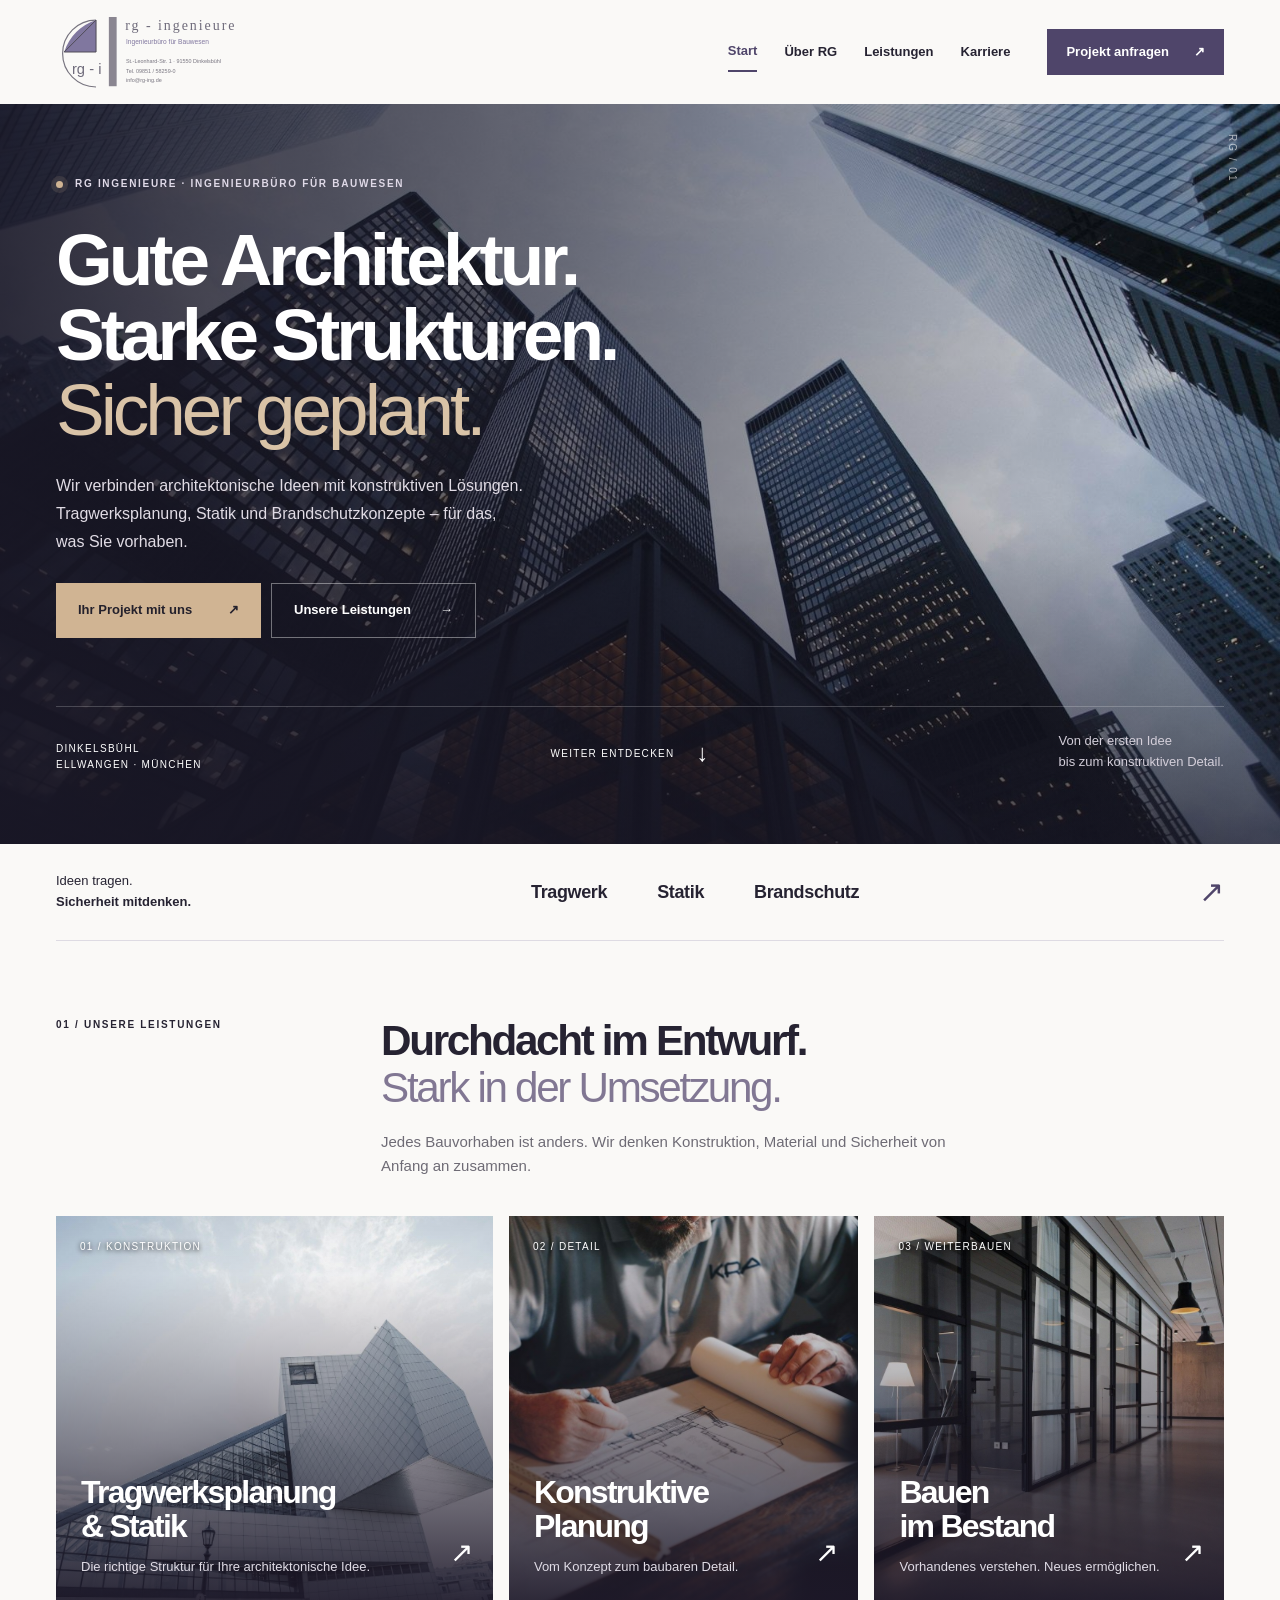
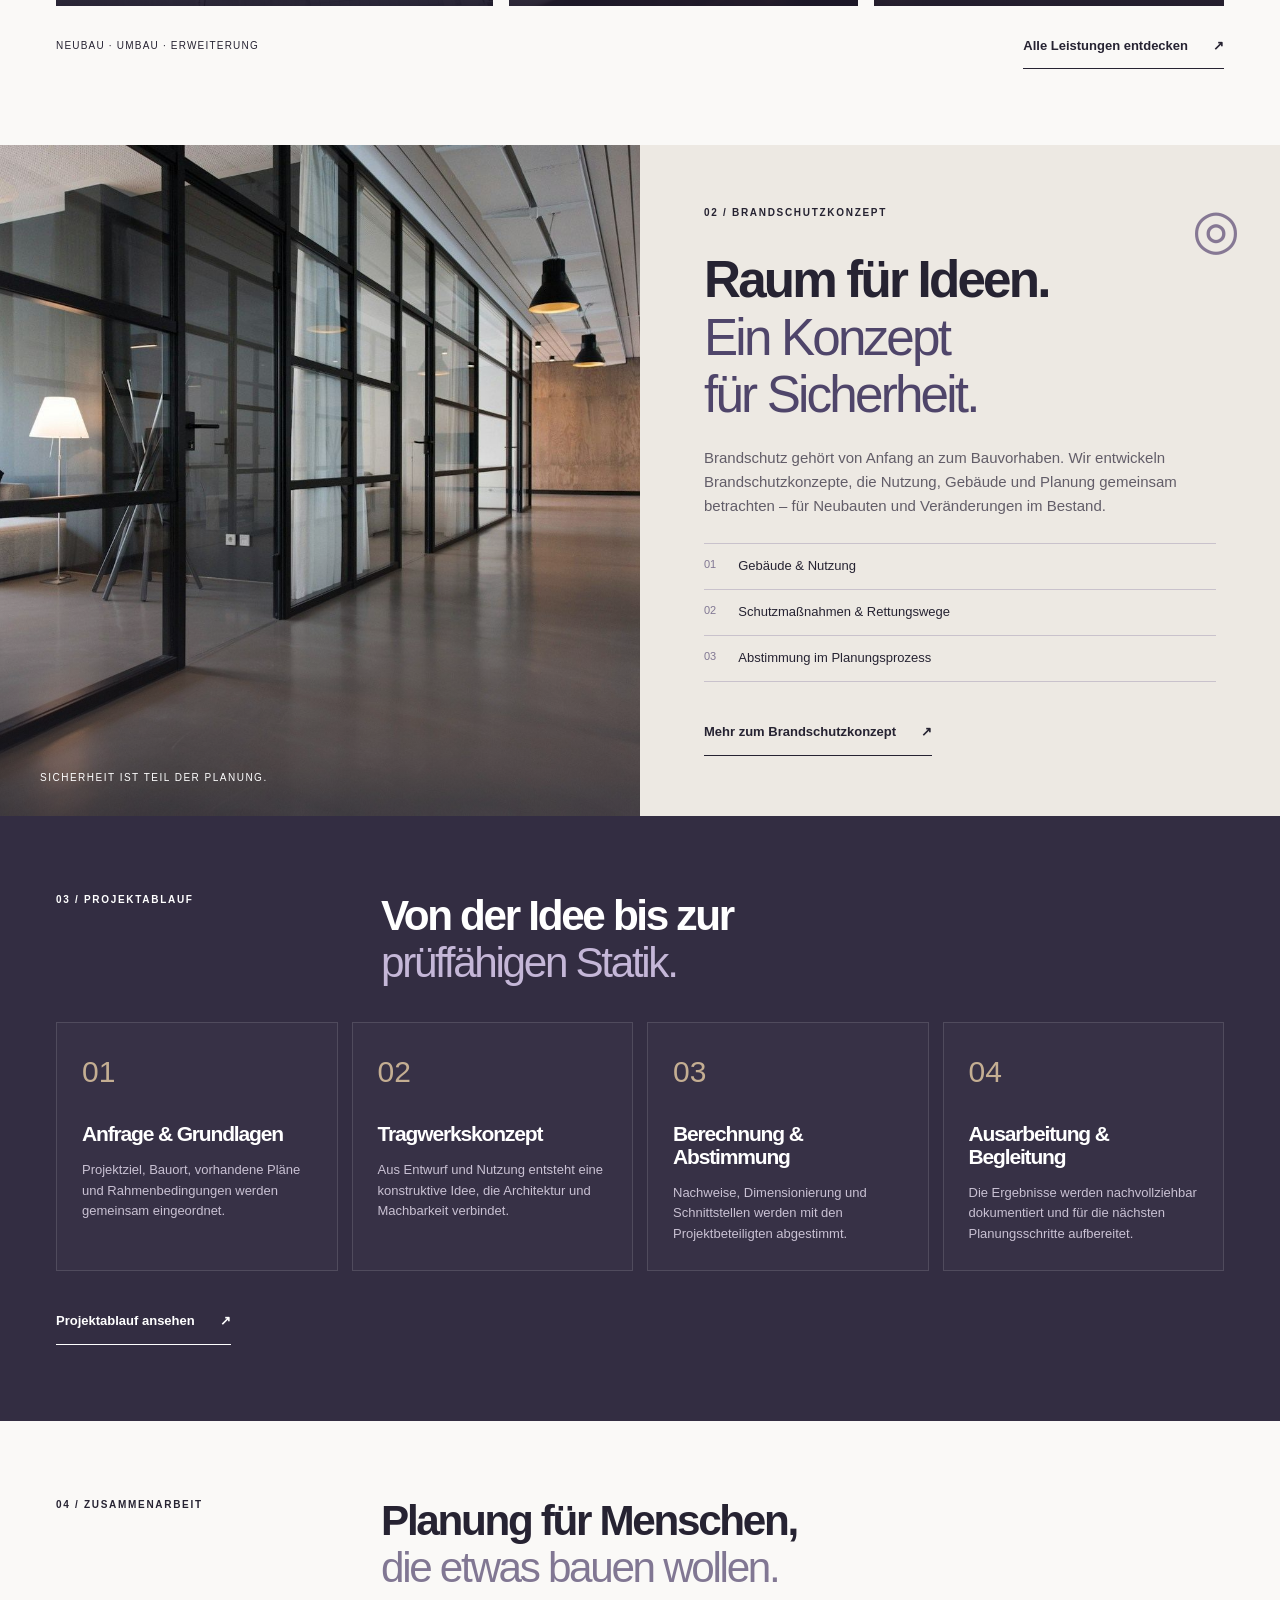
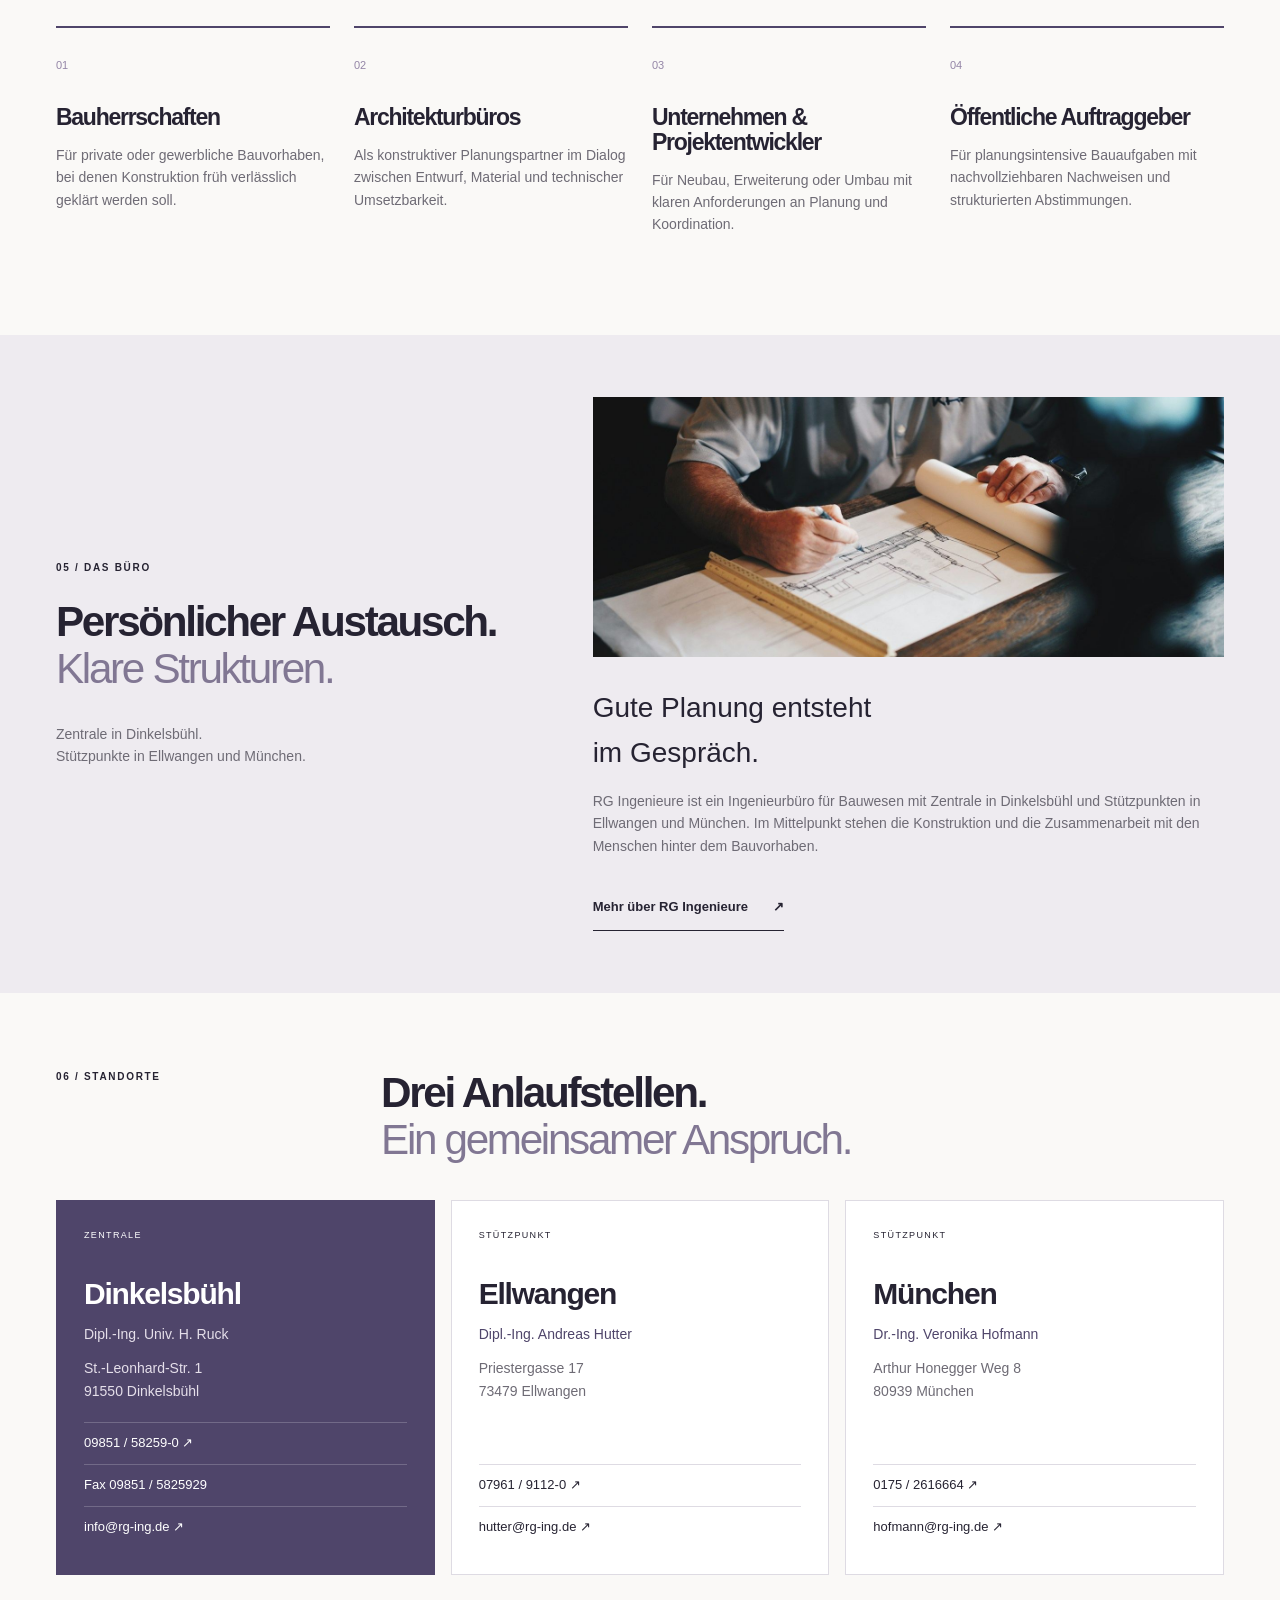
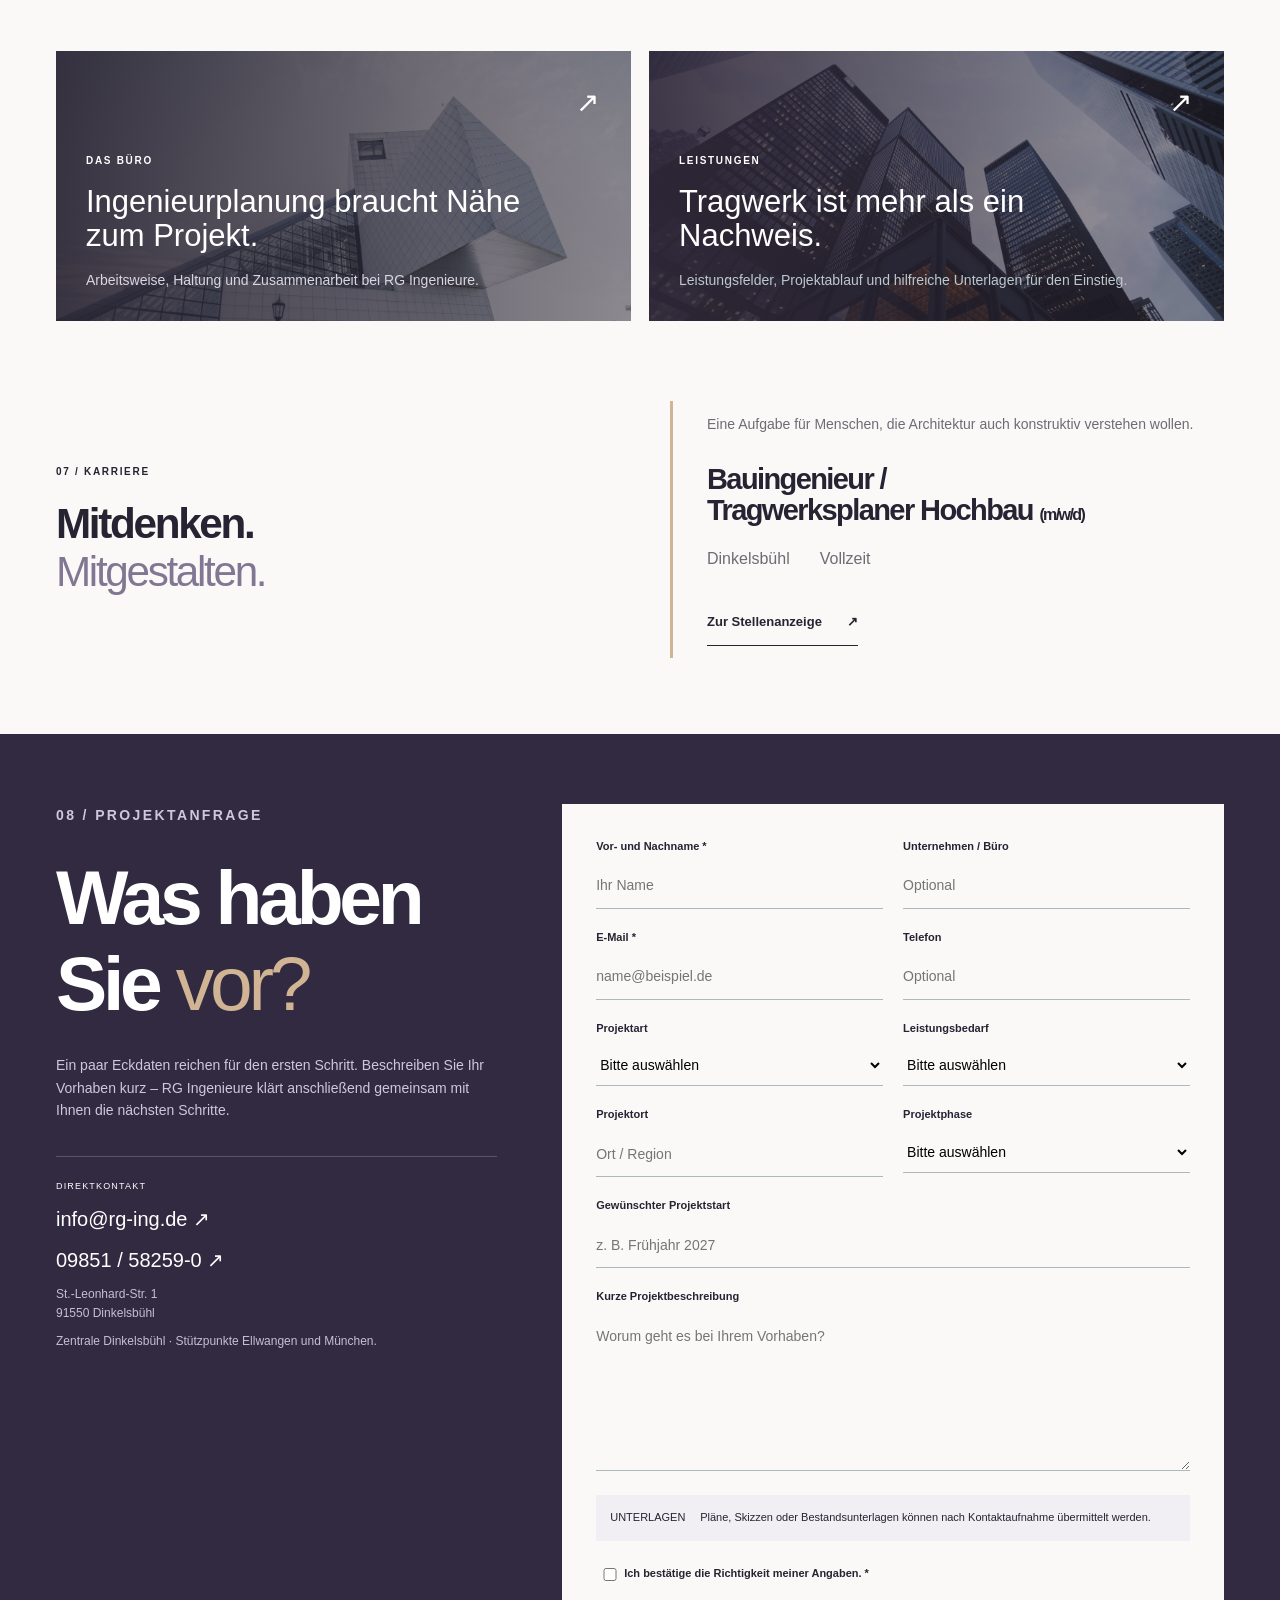
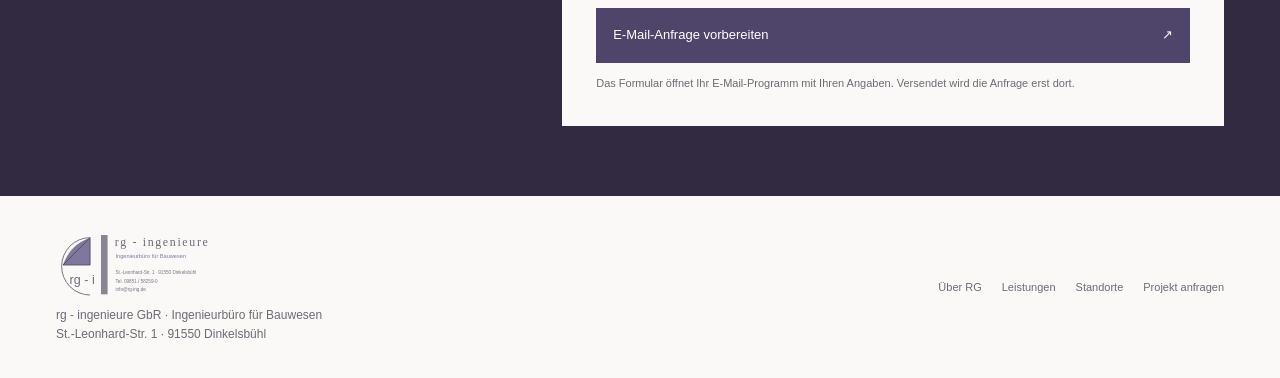
<file: index.html>
<!doctype html>
<html lang="de">
  <head>
    <meta charset="utf-8" />
    <meta name="viewport" content="width=device-width,initial-scale=1" />
    <title>RG Ingenieure · Tragwerksplanung, Statik & Brandschutz</title>
    <meta
      name="description"
      content="RG Ingenieure: Tragwerksplanung, Statik, Brandschutzkonzepte und konstruktiver Ingenieurbau in Dinkelsbühl, Ellwangen und München."
    />
    <meta name="robots" content="noindex,nofollow" />
    <link rel="stylesheet" href="style.css?v=20261009" />
    <script src="script.js?v=20261009" defer></script>
  </head>
  <body>
    <a class="skip" href="#inhalt">Zum Inhalt</a>
    <header class="header wrap">
      <a
        class="brand brand-logo-link"
        href="index.html"
        aria-label="RG Ingenieure Startseite"
        ><img
          class="brand-logo"
          src="assets/rg-logo.svg"
          alt="rg - ingenieure"
        /><span class="brand-subline">Ingenieurbüro für Bauwesen</span></a
      ><button class="menu" aria-expanded="false" aria-controls="navigation">
        Menü <span>＋</span>
      </button>
      <nav id="navigation" aria-label="Hauptnavigation">
        <a class="active" href="index.html">Start</a
        ><a href="ueber-rg.html">Über RG</a
        ><a href="leistungen.html">Leistungen</a><a href="#karriere">Karriere</a
        ><a class="nav-contact" href="#anfrage"
          >Projekt anfragen <span>↗</span></a
        >
      </nav>
    </header>
    <main id="inhalt">
      <section class="hero" aria-labelledby="hero-title">
        <img
          class="hero-background"
          src="assets/architecture-hero.jpg"
          alt="Blick entlang einer modernen Glasfassade mit klaren tragenden Strukturen"
          width="2000"
          height="1333"
          fetchpriority="high"
        />
        <div class="hero-overlay"></div>
        <div class="wrap hero-content">
          <p class="eyebrow">
            <span class="status-dot"></span> RG INGENIEURE · INGENIEURBÜRO FÜR
            BAUWESEN
          </p>
          <h1 id="hero-title">
            Gute Architektur.<br />Starke Strukturen.<br /><em
              >Sicher geplant.</em
            >
          </h1>
          <p class="intro">
            Wir verbinden architektonische Ideen mit konstruktiven Lösungen.
            Tragwerksplanung, Statik und Brandschutzkonzepte – für das, was Sie
            vorhaben.
          </p>
          <div class="button-row">
            <a class="button" href="#anfrage"
              >Ihr Projekt mit uns <span>↗</span></a
            ><a class="button button-ghost" href="leistungen.html"
              >Unsere Leistungen <span>→</span></a
            >
          </div>
          <div class="hero-bottom">
            <span>DINKELSBÜHL<br />ELLWANGEN · MÜNCHEN</span
            ><a href="#kompetenz" class="hero-scroll"
              >WEITER ENTDECKEN <span>↓</span></a
            ><span class="hero-note"
              >Von der ersten Idee<br />bis zum konstruktiven Detail.</span
            >
          </div>
        </div>
        <div class="hero-index" aria-hidden="true">RG / 01</div>
      </section>
      <div class="material-strip wrap">
        <span>Ideen tragen.<br /><strong>Sicherheit mitdenken.</strong></span>
        <div>
          <span>Tragwerk</span><span>Statik</span><span>Brandschutz</span>
        </div>
        <a href="leistungen.html" aria-label="Alle Leistungen ansehen">↗</a>
      </div>
      <section class="competence wrap section" id="kompetenz">
        <div class="section-heading">
          <p class="eyebrow">01 / UNSERE LEISTUNGEN</p>
          <div>
            <h2>
              Durchdacht im Entwurf.<br /><em>Stark in der Umsetzung.</em>
            </h2>
            <p class="heading-copy">
              Jedes Bauvorhaben ist anders. Wir denken Konstruktion, Material
              und Sicherheit von Anfang an zusammen.
            </p>
          </div>
        </div>
        <div class="visual-services">
          <a
            class="visual-service service-large"
            href="leistungen.html#tragwerksplanung"
            ><img
              src="assets/building.jpg"
              alt="Zeitgenössische Architektur mit markanter Gebäudestruktur"
              width="1400"
              height="933"
              loading="lazy"
            />
            <div class="service-shade"></div>
            <span class="card-number">01 / KONSTRUKTION</span>
            <div class="card-copy">
              <h3>Tragwerksplanung<br />& Statik</h3>
              <p>Die richtige Struktur für Ihre architektonische Idee.</p>
            </div>
            <span class="card-arrow">↗</span></a
          ><a class="visual-service" href="leistungen.html#konstruktive-planung"
            ><img
              src="assets/planning.jpg"
              alt="Planung an einer technischen Zeichnung"
              width="1400"
              height="933"
              loading="lazy"
            />
            <div class="service-shade"></div>
            <span class="card-number">02 / DETAIL</span>
            <div class="card-copy">
              <h3>Konstruktive<br />Planung</h3>
              <p>Vom Konzept zum baubaren Detail.</p>
            </div>
            <span class="card-arrow">↗</span></a
          ><a class="visual-service" href="leistungen.html#bestand"
            ><img
              src="assets/interior.jpg"
              alt="Heller Innenraum mit sichtbaren Baustrukturen"
              width="1600"
              height="1067"
              loading="lazy"
            />
            <div class="service-shade"></div>
            <span class="card-number">03 / WEITERBAUEN</span>
            <div class="card-copy">
              <h3>Bauen<br />im Bestand</h3>
              <p>Vorhandenes verstehen. Neues ermöglichen.</p>
            </div>
            <span class="card-arrow">↗</span></a
          >
        </div>
        <div class="service-caption">
          <span>NEUBAU · UMBAU · ERWEITERUNG</span
          ><a class="text-link" href="leistungen.html"
            >Alle Leistungen entdecken <span>↗</span></a
          >
        </div>
      </section>
      <section class="fire-section" id="brandschutz">
        <div class="fire-photo">
          <img
            src="assets/interior.jpg"
            alt="Offene Innenarchitektur als Themenbild für die Brandschutzplanung"
            width="1600"
            height="1067"
            loading="lazy"
          /><span class="photo-caption">SICHERHEIT IST TEIL DER PLANUNG.</span>
        </div>
        <div class="fire-copy">
          <p class="eyebrow">02 / BRANDSCHUTZKONZEPT</p>
          <div class="fire-symbol" aria-hidden="true">◎</div>
          <h2>
            Raum für Ideen.<br /><em>Ein Konzept<br />für Sicherheit.</em>
          </h2>
          <p>
            Brandschutz gehört von Anfang an zum Bauvorhaben. Wir entwickeln
            Brandschutzkonzepte, die Nutzung, Gebäude und Planung gemeinsam
            betrachten – für Neubauten und Veränderungen im Bestand.
          </p>
          <div class="fire-points">
            <span>01 <strong>Gebäude & Nutzung</strong></span
            ><span>02 <strong>Schutzmaßnahmen & Rettungswege</strong></span
            ><span>03 <strong>Abstimmung im Planungsprozess</strong></span>
          </div>
          <a class="text-link" href="leistungen.html#brandschutz"
            >Mehr zum Brandschutzkonzept <span>↗</span></a
          >
        </div>
      </section>
      <section class="process-section">
        <div class="wrap section">
          <div class="section-heading">
            <p class="eyebrow">03 / PROJEKTABLAUF</p>
            <h2>Von der Idee bis zur<br /><em>prüffähigen Statik.</em></h2>
          </div>
          <div class="process-grid">
            <article>
              <span>01</span>
              <h3>Anfrage & Grundlagen</h3>
              <p>
                Projektziel, Bauort, vorhandene Pläne und Rahmenbedingungen
                werden gemeinsam eingeordnet.
              </p>
            </article>
            <article>
              <span>02</span>
              <h3>Tragwerkskonzept</h3>
              <p>
                Aus Entwurf und Nutzung entsteht eine konstruktive Idee, die
                Architektur und Machbarkeit verbindet.
              </p>
            </article>
            <article>
              <span>03</span>
              <h3>Berechnung & Abstimmung</h3>
              <p>
                Nachweise, Dimensionierung und Schnittstellen werden mit den
                Projektbeteiligten abgestimmt.
              </p>
            </article>
            <article>
              <span>04</span>
              <h3>Ausarbeitung & Begleitung</h3>
              <p>
                Die Ergebnisse werden nachvollziehbar dokumentiert und für die
                nächsten Planungsschritte aufbereitet.
              </p>
            </article>
          </div>
          <a class="text-link" href="leistungen.html#ablauf"
            >Projektablauf ansehen <span>↗</span></a
          >
        </div>
      </section>

      <section class="audience wrap section">
        <div class="section-heading">
          <p class="eyebrow">04 / ZUSAMMENARBEIT</p>
          <h2>Planung für Menschen,<br /><em>die etwas bauen wollen.</em></h2>
        </div>
        <div class="audience-grid">
          <article>
            <span>01</span>
            <h3>Bauherrschaften</h3>
            <p>
              Für private oder gewerbliche Bauvorhaben, bei denen Konstruktion
              früh verlässlich geklärt werden soll.
            </p>
          </article>
          <article>
            <span>02</span>
            <h3>Architekturbüros</h3>
            <p>
              Als konstruktiver Planungspartner im Dialog zwischen Entwurf,
              Material und technischer Umsetzbarkeit.
            </p>
          </article>
          <article>
            <span>03</span>
            <h3>Unternehmen & Projektentwickler</h3>
            <p>
              Für Neubau, Erweiterung oder Umbau mit klaren Anforderungen an
              Planung und Koordination.
            </p>
          </article>
          <article>
            <span>04</span>
            <h3>Öffentliche Auftraggeber</h3>
            <p>
              Für planungsintensive Bauaufgaben mit nachvollziehbaren Nachweisen
              und strukturierten Abstimmungen.
            </p>
          </article>
        </div>
      </section>

      <section class="office" id="buero">
        <div class="wrap office-grid">
          <div class="office-title">
            <p class="eyebrow">05 / DAS BÜRO</p>
            <h2>Persönlicher Austausch.<br /><em>Klare Strukturen.</em></h2>
            <p>
              Zentrale in Dinkelsbühl.<br />Stützpunkte in Ellwangen und
              München.
            </p>
          </div>
          <div class="office-copy">
            <img
              class="office-photo"
              src="assets/planning.jpg"
              alt="Bearbeitung von Bauplänen am Zeichentisch"
              width="1400"
              height="933"
              loading="lazy"
            />
            <p class="large-copy">Gute Planung entsteht<br />im Gespräch.</p>
            <p>
              RG Ingenieure ist ein Ingenieurbüro für Bauwesen mit Zentrale in
              Dinkelsbühl und Stützpunkten in Ellwangen und München. Im
              Mittelpunkt stehen die Konstruktion und die Zusammenarbeit mit den
              Menschen hinter dem Bauvorhaben.
            </p>
            <a class="text-link" href="ueber-rg.html"
              >Mehr über RG Ingenieure <span>↗</span></a
            >
          </div>
        </div>
      </section>

      <section class="locations-section wrap section" id="standorte">
        <div class="section-heading">
          <p class="eyebrow">06 / STANDORTE</p>
          <h2>Drei Anlaufstellen.<br /><em>Ein gemeinsamer Anspruch.</em></h2>
        </div>
        <div class="location-grid">
          <article class="location-card location-card-main">
            <div class="location-kicker">ZENTRALE</div>
            <h3>Dinkelsbühl</h3>
            <p class="location-person">Dipl.-Ing. Univ. H. Ruck</p>
            <p>St.-Leonhard-Str. 1<br />91550 Dinkelsbühl</p>
            <div class="location-links">
              <a href="tel:+499851582590">09851 / 58259-0 ↗</a
              ><span class="location-fax">Fax 09851 / 5825929</span
              ><a href="mailto:info@rg-ing.de">info@rg-ing.de ↗</a>
            </div>
          </article>
          <article class="location-card">
            <div class="location-kicker">STÜTZPUNKT</div>
            <h3>Ellwangen</h3>
            <p class="location-person">Dipl.-Ing. Andreas Hutter</p>
            <p>Priestergasse 17<br />73479 Ellwangen</p>
            <div class="location-links">
              <a href="tel:+49796191120">07961 / 9112-0 ↗</a
              ><a href="mailto:hutter@rg-ing.de">hutter@rg-ing.de ↗</a>
            </div>
          </article>
          <article class="location-card">
            <div class="location-kicker">STÜTZPUNKT</div>
            <h3>München</h3>
            <p class="location-person">Dr.-Ing. Veronika Hofmann</p>
            <p>Arthur Honegger Weg 8<br />80939 München</p>
            <div class="location-links">
              <a href="tel:+491752616664">0175 / 2616664 ↗</a
              ><a href="mailto:hofmann@rg-ing.de">hofmann@rg-ing.de ↗</a>
            </div>
          </article>
        </div>
      </section>

      <section class="feature-teasers wrap section">
        <a class="feature-card" href="ueber-rg.html"
          ><span class="eyebrow">DAS BÜRO</span
          ><strong>Ingenieurplanung braucht Nähe zum Projekt.</strong>
          <p>Arbeitsweise, Haltung und Zusammenarbeit bei RG Ingenieure.</p>
          <span class="feature-arrow">↗</span></a
        ><a class="feature-card dark" href="leistungen.html"
          ><span class="eyebrow">LEISTUNGEN</span
          ><strong>Tragwerk ist mehr als ein Nachweis.</strong>
          <p>
            Leistungsfelder, Projektablauf und hilfreiche Unterlagen für den
            Einstieg.
          </p>
          <span class="feature-arrow">↗</span></a
        >
      </section>

      <section class="career wrap section compact-career" id="karriere">
        <div>
          <p class="eyebrow">07 / KARRIERE</p>
          <h2>Mitdenken.<br /><em>Mitgestalten.</em></h2>
        </div>
        <div class="career-detail">
          <p>
            Eine Aufgabe für Menschen, die Architektur auch konstruktiv
            verstehen wollen.
          </p>
          <h3>
            Bauingenieur /<br />Tragwerksplaner Hochbau <span>(m/w/d)</span>
          </h3>
          <div class="job-meta">
            <span>Dinkelsbühl</span><span>Vollzeit</span>
          </div>
          <a
            class="text-link"
            href="https://www.make-it-in-germany.com/de/arbeiten-in-deutschland/jobboerse/job/job-10000-1206233812-S"
            target="_blank"
            rel="noopener noreferrer"
            >Zur Stellenanzeige <span>↗</span></a
          >
        </div>
      </section>

      <section class="request-section" id="anfrage">
        <div class="wrap request-grid">
          <div class="request-intro">
            <p class="eyebrow">08 / PROJEKTANFRAGE</p>
            <h2>Was haben<br />Sie <em>vor?</em></h2>
            <p>
              Ein paar Eckdaten reichen für den ersten Schritt. Beschreiben Sie
              Ihr Vorhaben kurz – RG Ingenieure klärt anschließend gemeinsam mit
              Ihnen die nächsten Schritte.
            </p>
            <div class="direct-contact">
              <span>DIREKTKONTAKT</span
              ><a href="mailto:info@rg-ing.de">info@rg-ing.de ↗</a
              ><a href="tel:+499851582590">09851 / 58259-0 ↗</a>
              <p>St.-Leonhard-Str. 1<br />91550 Dinkelsbühl</p>
              <small
                >Zentrale Dinkelsbühl · Stützpunkte Ellwangen und
                München.</small
              >
            </div>
          </div>
          <form class="project-form" id="project-form" novalidate>
            <div class="form-grid">
              <label
                ><span>Vor- und Nachname *</span
                ><input
                  type="text"
                  name="name"
                  required
                  placeholder="Ihr Name" /></label
              ><label
                ><span>Unternehmen / Büro</span
                ><input
                  type="text"
                  name="company"
                  placeholder="Optional" /></label
              ><label
                ><span>E-Mail *</span
                ><input
                  type="email"
                  name="email"
                  required
                  placeholder="name@beispiel.de" /></label
              ><label
                ><span>Telefon</span
                ><input type="tel" name="phone" placeholder="Optional"
              /></label>
              <label
                ><span>Projektart</span
                ><select name="type">
                  <option value="">Bitte auswählen</option>
                  <option>Wohnbau</option>
                  <option>Gewerbe- oder Industriebau</option>
                  <option>Öffentlicher Bau</option>
                  <option>Umbau & Bestand</option>
                  <option>Sonstiges</option>
                </select></label
              ><label
                ><span>Leistungsbedarf</span
                ><select name="service">
                  <option value="">Bitte auswählen</option>
                  <option>Tragwerksplanung</option>
                  <option>Statische Berechnung</option>
                  <option>Konstruktive Planung</option>
                  <option>Brandschutzkonzept</option>
                  <option>Beratung</option>
                  <option>Noch offen</option>
                </select></label
              >
              <label
                ><span>Projektort</span
                ><input
                  type="text"
                  name="location"
                  placeholder="Ort / Region" /></label
              ><label
                ><span>Projektphase</span
                ><select name="phase">
                  <option value="">Bitte auswählen</option>
                  <option>Erste Idee</option>
                  <option>Entwurf</option>
                  <option>Genehmigungsplanung</option>
                  <option>Ausführung</option>
                  <option>Bestand / Schaden</option>
                </select></label
              ><label class="wide"
                ><span>Gewünschter Projektstart</span
                ><input
                  type="text"
                  name="start"
                  placeholder="z. B. Frühjahr 2027" /></label
              ><label class="wide"
                ><span>Kurze Projektbeschreibung</span
                ><textarea
                  name="message"
                  rows="6"
                  placeholder="Worum geht es bei Ihrem Vorhaben?"
                ></textarea>
              </label>
            </div>
            <div class="documents-note">
              <span>UNTERLAGEN</span>
              <p>
                Pläne, Skizzen oder Bestandsunterlagen können nach
                Kontaktaufnahme übermittelt werden.
              </p>
            </div>
            <label class="check"
              ><input type="checkbox" required /><span
                >Ich bestätige die Richtigkeit meiner Angaben. *</span
              ></label
            ><button class="submit-button" type="submit">
              E-Mail-Anfrage vorbereiten <span>↗</span>
            </button>
            <p class="form-hint">
              Das Formular öffnet Ihr E-Mail-Programm mit Ihren Angaben.
              Versendet wird die Anfrage erst dort.
            </p>
            <div class="form-success" role="status" aria-live="polite" hidden>
              <strong>Vielen Dank.</strong>
              <p>
                Ihre E-Mail-Anfrage wurde vorbereitet. Bitte senden Sie sie in
                Ihrem E-Mail-Programm ab. Alternativ erreichen Sie uns direkt
                unter info@rg-ing.de.
              </p>
            </div>
          </form>
        </div>
      </section>
    </main>
    <footer class="wrap">
      <div class="footer-brand">
        <img src="assets/rg-logo.svg" alt="rg - ingenieure" />
        <p>
          rg - ingenieure GbR · Ingenieurbüro für Bauwesen<br />St.-Leonhard-Str.
          1 · 91550 Dinkelsbühl
        </p>
      </div>
      <div class="footer-links">
        <a href="ueber-rg.html">Über RG</a
        ><a href="leistungen.html">Leistungen</a
        ><a href="#standorte">Standorte</a
        ><a href="#anfrage">Projekt anfragen</a>
      </div>
    </footer>
  </body>
</html>
</file>
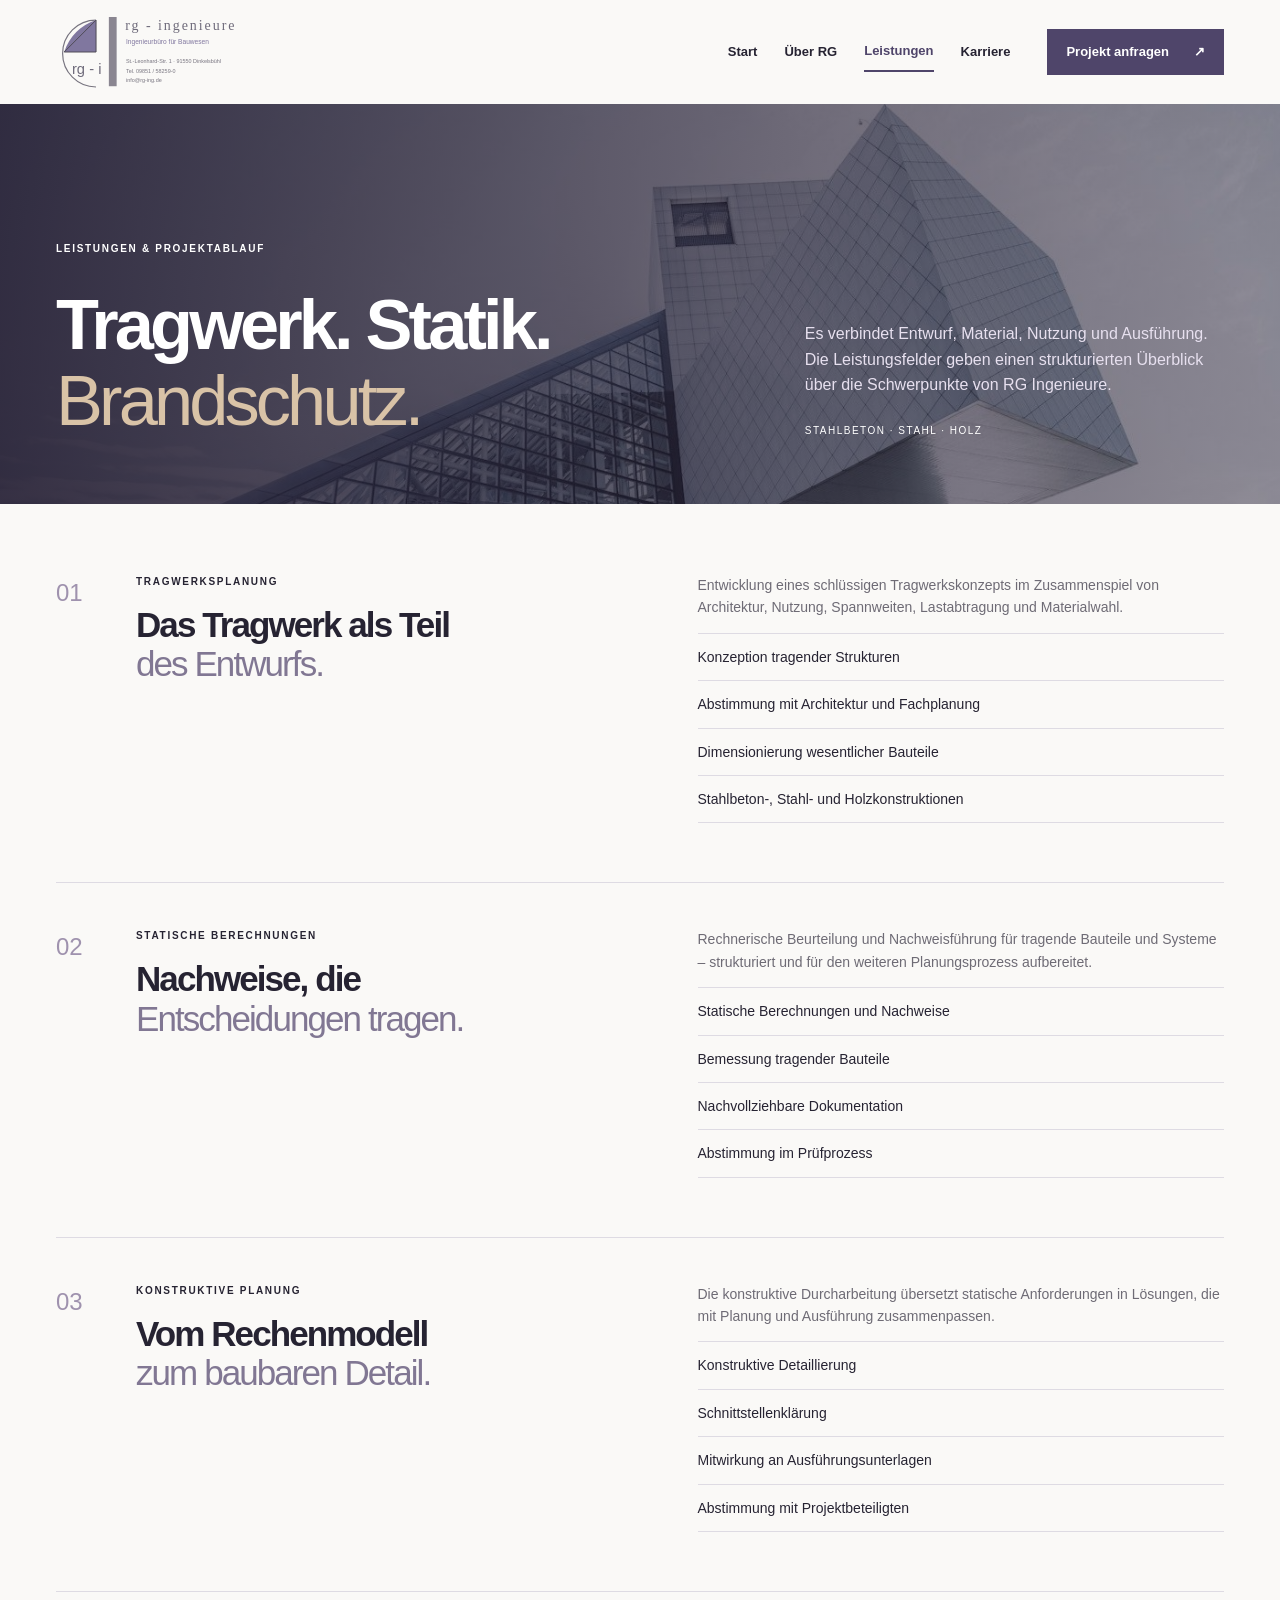
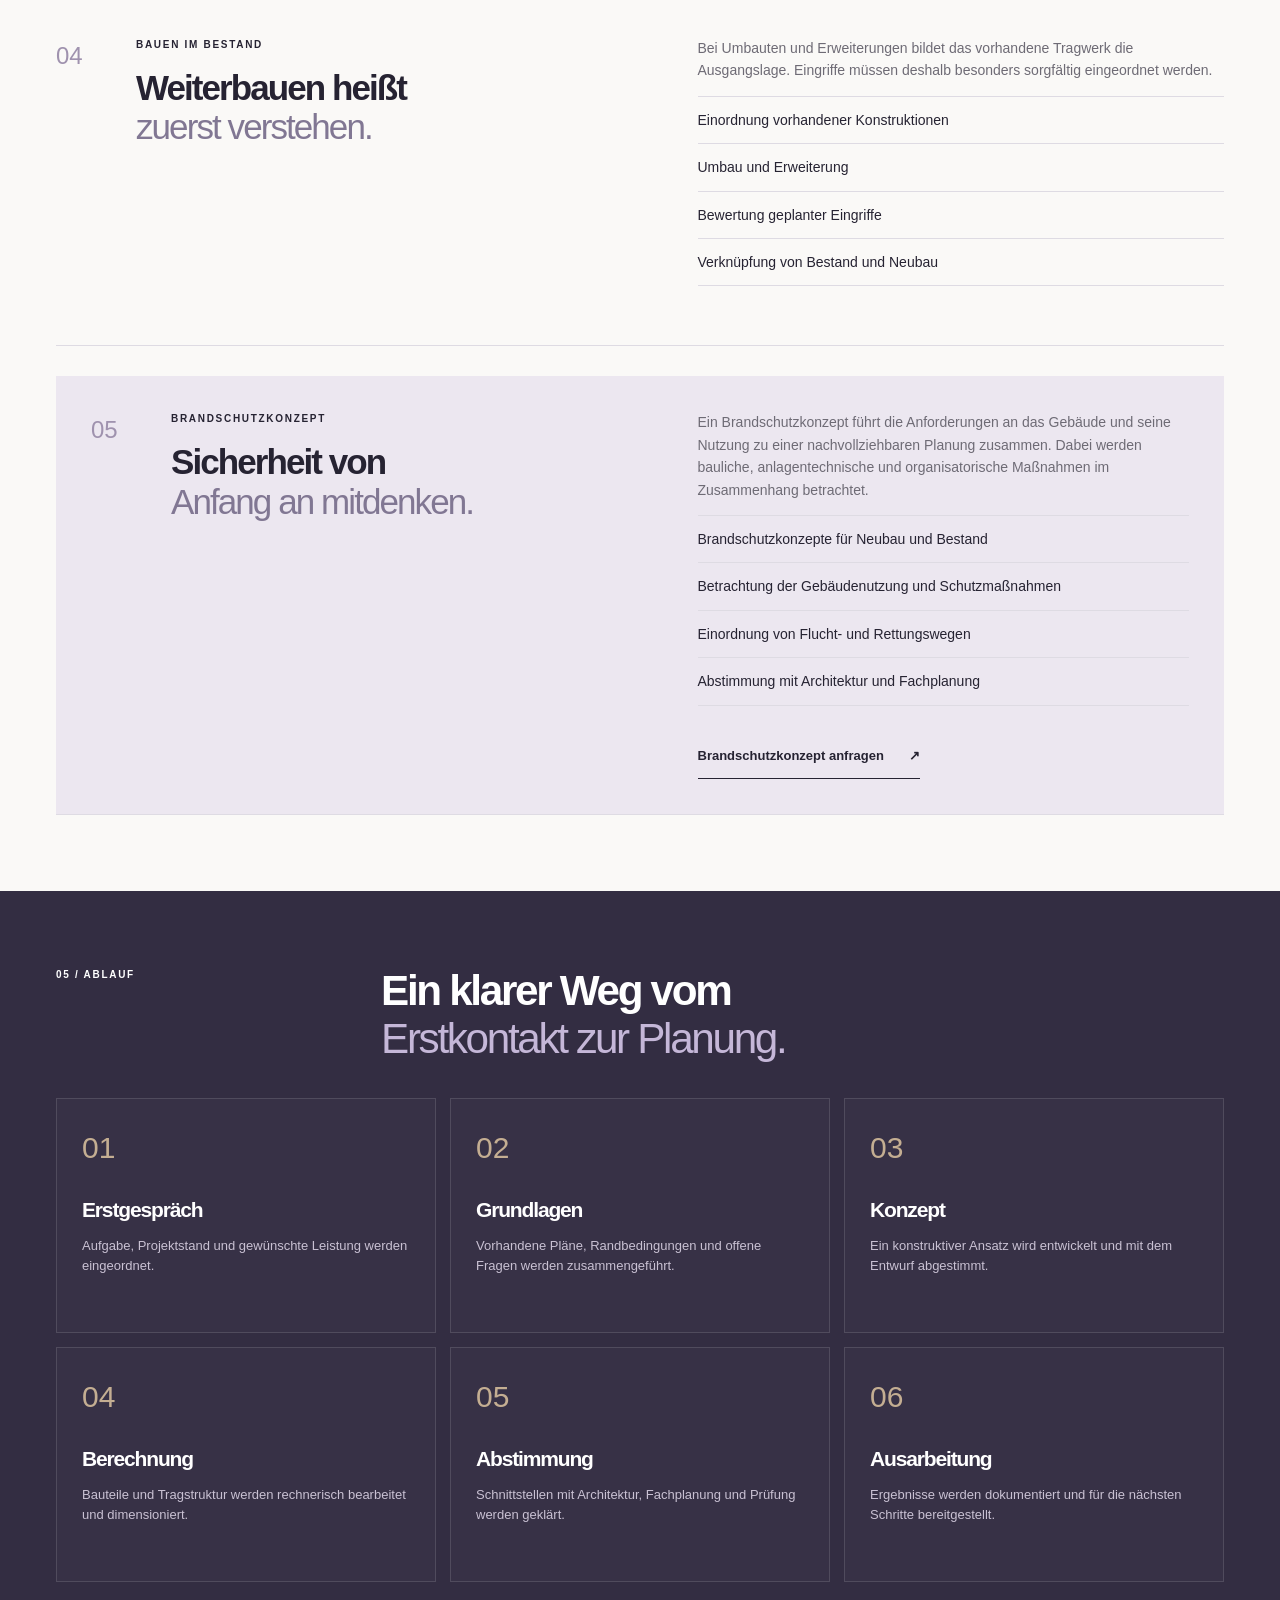
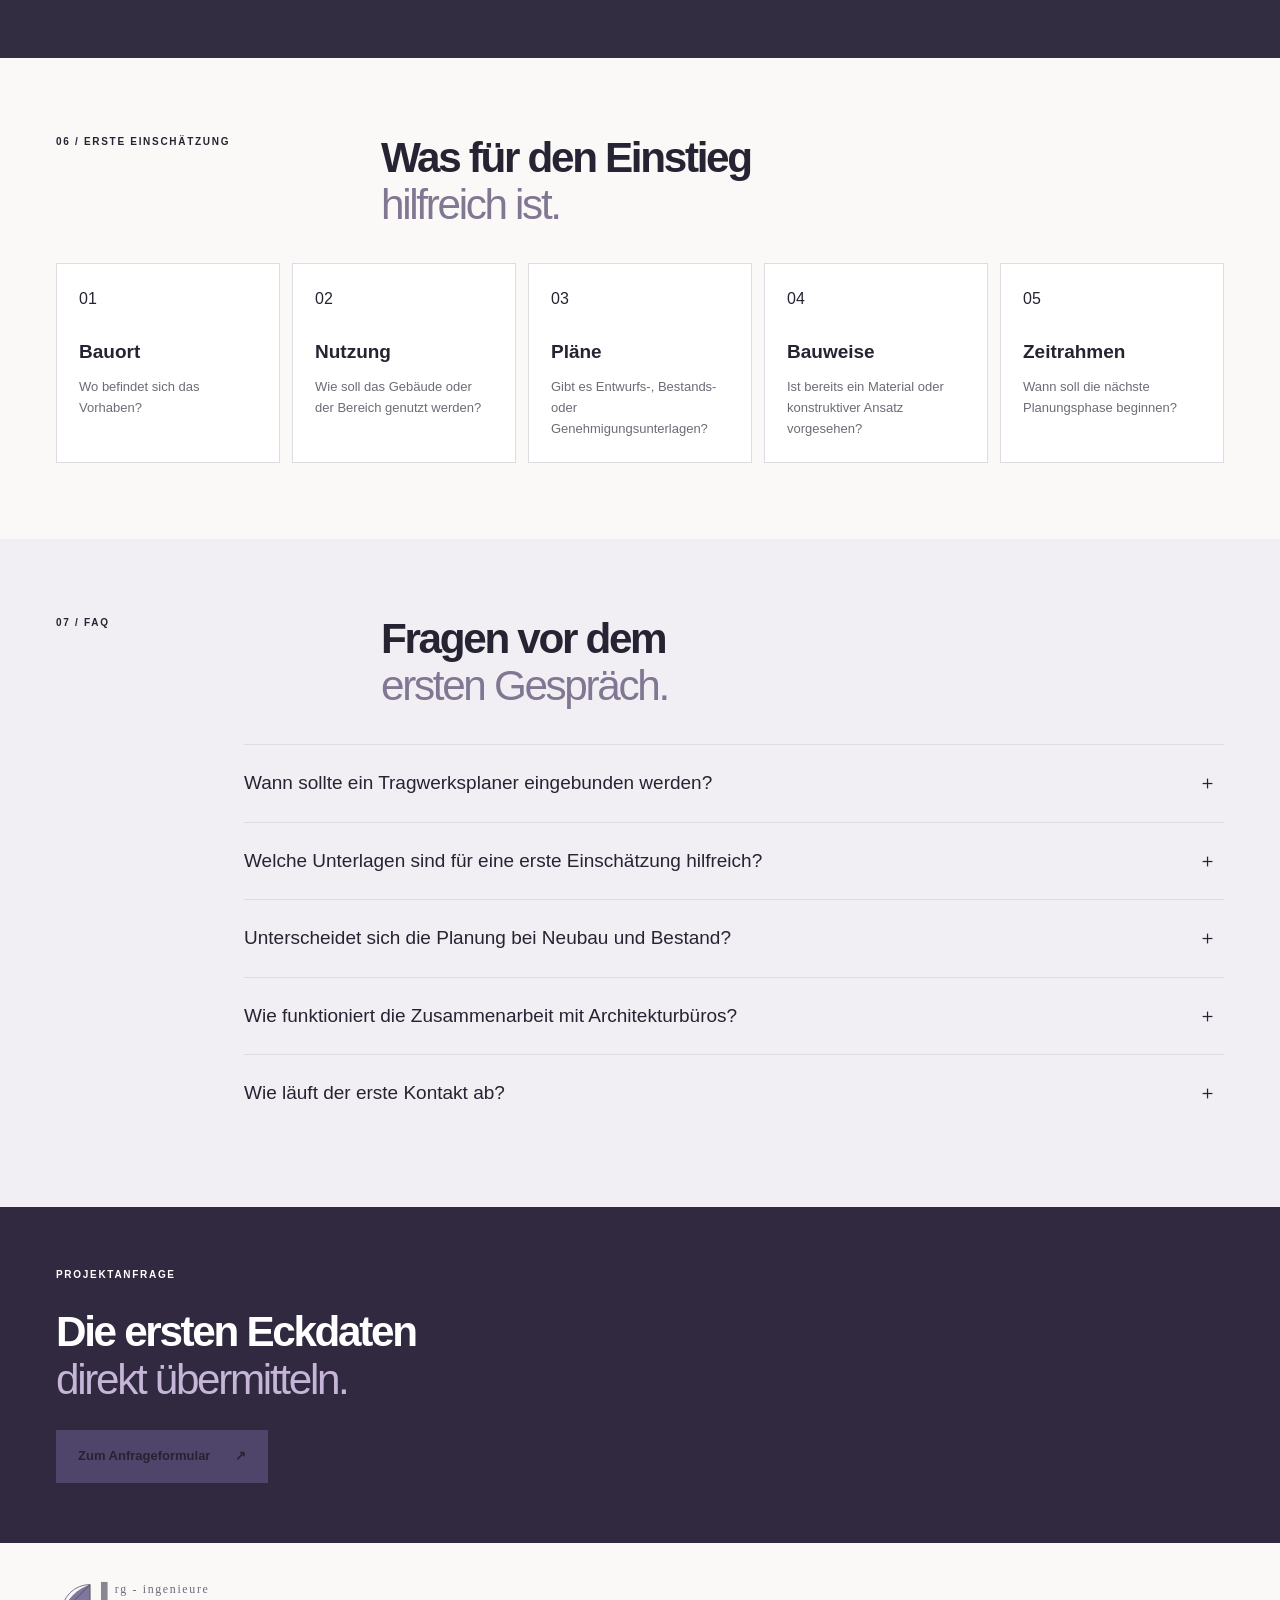
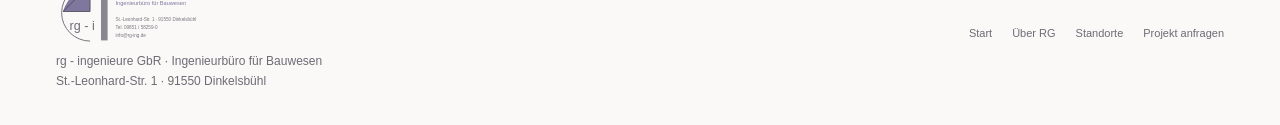
<file: leistungen.html>
<!doctype html>
<html lang="de">
  <head>
    <meta charset="utf-8" />
    <meta name="viewport" content="width=device-width,initial-scale=1" />
    <title>Leistungen & Projektablauf · RG Ingenieure</title>
    <meta
      name="description"
      content="Leistungen und Projektablauf von RG Ingenieure: Tragwerksplanung, Statik, Brandschutzkonzepte, konstruktive Planung und Bauen im Bestand."
    />
    <meta name="robots" content="noindex,nofollow" />
    <link rel="stylesheet" href="style.css?v=20261009" />
    <script src="script.js?v=20261009" defer></script>
  </head>
  <body>
    <a class="skip" href="#inhalt">Zum Inhalt</a>
    <header class="header wrap">
      <a class="brand brand-logo-link" href="index.html"
        ><img
          class="brand-logo"
          src="assets/rg-logo.svg"
          alt="rg - ingenieure"
        /><span class="brand-subline">Ingenieurbüro für Bauwesen</span></a
      ><button class="menu" aria-expanded="false" aria-controls="navigation">
        Menü <span>＋</span>
      </button>
      <nav id="navigation">
        <a href="index.html">Start</a><a href="ueber-rg.html">Über RG</a
        ><a class="active" href="leistungen.html">Leistungen</a
        ><a href="index.html#karriere">Karriere</a
        ><a class="nav-contact" href="index.html#anfrage"
          >Projekt anfragen <span>↗</span></a
        >
      </nav>
    </header>
    <main id="inhalt">
      <section class="subhero wrap subhero-services">
        <div>
          <p class="eyebrow">LEISTUNGEN & PROJEKTABLAUF</p>
          <h1>Tragwerk. Statik.<br /><em>Brandschutz.</em></h1>
        </div>
        <div class="subhero-copy">
          <p>
            Es verbindet Entwurf, Material, Nutzung und Ausführung. Die
            Leistungsfelder geben einen strukturierten Überblick über die
            Schwerpunkte von RG Ingenieure.
          </p>
          <span>STAHLBETON · STAHL · HOLZ</span>
        </div>
      </section>
      <section class="service-editorial wrap section">
        <div class="service-block" id="tragwerksplanung">
          <div class="service-number">01</div>
          <div>
            <p class="eyebrow">TRAGWERKSPLANUNG</p>
            <h2>Das Tragwerk als Teil<br /><em>des Entwurfs.</em></h2>
          </div>
          <div class="service-body">
            <p>
              Entwicklung eines schlüssigen Tragwerkskonzepts im Zusammenspiel
              von Architektur, Nutzung, Spannweiten, Lastabtragung und
              Materialwahl.
            </p>
            <ul>
              <li>Konzeption tragender Strukturen</li>
              <li>Abstimmung mit Architektur und Fachplanung</li>
              <li>Dimensionierung wesentlicher Bauteile</li>
              <li>Stahlbeton-, Stahl- und Holzkonstruktionen</li>
            </ul>
          </div>
        </div>
        <div class="service-block" id="statik">
          <div class="service-number">02</div>
          <div>
            <p class="eyebrow">STATISCHE BERECHNUNGEN</p>
            <h2>Nachweise, die<br /><em>Entscheidungen tragen.</em></h2>
          </div>
          <div class="service-body">
            <p>
              Rechnerische Beurteilung und Nachweisführung für tragende Bauteile
              und Systeme – strukturiert und für den weiteren Planungsprozess
              aufbereitet.
            </p>
            <ul>
              <li>Statische Berechnungen und Nachweise</li>
              <li>Bemessung tragender Bauteile</li>
              <li>Nachvollziehbare Dokumentation</li>
              <li>Abstimmung im Prüfprozess</li>
            </ul>
          </div>
        </div>
        <div class="service-block" id="konstruktive-planung">
          <div class="service-number">03</div>
          <div>
            <p class="eyebrow">KONSTRUKTIVE PLANUNG</p>
            <h2>Vom Rechenmodell<br /><em>zum baubaren Detail.</em></h2>
          </div>
          <div class="service-body">
            <p>
              Die konstruktive Durcharbeitung übersetzt statische Anforderungen
              in Lösungen, die mit Planung und Ausführung zusammenpassen.
            </p>
            <ul>
              <li>Konstruktive Detaillierung</li>
              <li>Schnittstellenklärung</li>
              <li>Mitwirkung an Ausführungsunterlagen</li>
              <li>Abstimmung mit Projektbeteiligten</li>
            </ul>
          </div>
        </div>
        <div class="service-block" id="bestand">
          <div class="service-number">04</div>
          <div>
            <p class="eyebrow">BAUEN IM BESTAND</p>
            <h2>Weiterbauen heißt<br /><em>zuerst verstehen.</em></h2>
          </div>
          <div class="service-body">
            <p>
              Bei Umbauten und Erweiterungen bildet das vorhandene Tragwerk die
              Ausgangslage. Eingriffe müssen deshalb besonders sorgfältig
              eingeordnet werden.
            </p>
            <ul>
              <li>Einordnung vorhandener Konstruktionen</li>
              <li>Umbau und Erweiterung</li>
              <li>Bewertung geplanter Eingriffe</li>
              <li>Verknüpfung von Bestand und Neubau</li>
            </ul>
          </div>
        </div>
        <div class="service-block fire-service" id="brandschutz">
          <div class="service-number">05</div>
          <div>
            <p class="eyebrow">BRANDSCHUTZKONZEPT</p>
            <h2>Sicherheit von<br /><em>Anfang an mitdenken.</em></h2>
          </div>
          <div class="service-body">
            <p>
              Ein Brandschutzkonzept führt die Anforderungen an das Gebäude und
              seine Nutzung zu einer nachvollziehbaren Planung zusammen. Dabei
              werden bauliche, anlagentechnische und organisatorische Maßnahmen
              im Zusammenhang betrachtet.
            </p>
            <ul>
              <li>Brandschutzkonzepte für Neubau und Bestand</li>
              <li>Betrachtung der Gebäudenutzung und Schutzmaßnahmen</li>
              <li>Einordnung von Flucht- und Rettungswegen</li>
              <li>Abstimmung mit Architektur und Fachplanung</li>
            </ul>
            <a class="text-link" href="index.html#anfrage"
              >Brandschutzkonzept anfragen <span>↗</span></a
            >
          </div>
        </div>
      </section>
      <section class="process-section" id="ablauf">
        <div class="wrap section">
          <div class="section-heading">
            <p class="eyebrow">05 / ABLAUF</p>
            <h2>Ein klarer Weg vom<br /><em>Erstkontakt zur Planung.</em></h2>
          </div>
          <div class="process-grid expanded">
            <article>
              <span>01</span>
              <h3>Erstgespräch</h3>
              <p>
                Aufgabe, Projektstand und gewünschte Leistung werden
                eingeordnet.
              </p>
            </article>
            <article>
              <span>02</span>
              <h3>Grundlagen</h3>
              <p>
                Vorhandene Pläne, Randbedingungen und offene Fragen werden
                zusammengeführt.
              </p>
            </article>
            <article>
              <span>03</span>
              <h3>Konzept</h3>
              <p>
                Ein konstruktiver Ansatz wird entwickelt und mit dem Entwurf
                abgestimmt.
              </p>
            </article>
            <article>
              <span>04</span>
              <h3>Berechnung</h3>
              <p>
                Bauteile und Tragstruktur werden rechnerisch bearbeitet und
                dimensioniert.
              </p>
            </article>
            <article>
              <span>05</span>
              <h3>Abstimmung</h3>
              <p>
                Schnittstellen mit Architektur, Fachplanung und Prüfung werden
                geklärt.
              </p>
            </article>
            <article>
              <span>06</span>
              <h3>Ausarbeitung</h3>
              <p>
                Ergebnisse werden dokumentiert und für die nächsten Schritte
                bereitgestellt.
              </p>
            </article>
          </div>
        </div>
      </section>
      <section class="first-check wrap section">
        <div class="section-heading">
          <p class="eyebrow">06 / ERSTE EINSCHÄTZUNG</p>
          <h2>Was für den Einstieg<br /><em>hilfreich ist.</em></h2>
        </div>
        <div class="checklist-grid">
          <div>
            <span>01</span><strong>Bauort</strong>
            <p>Wo befindet sich das Vorhaben?</p>
          </div>
          <div>
            <span>02</span><strong>Nutzung</strong>
            <p>Wie soll das Gebäude oder der Bereich genutzt werden?</p>
          </div>
          <div>
            <span>03</span><strong>Pläne</strong>
            <p>Gibt es Entwurfs-, Bestands- oder Genehmigungsunterlagen?</p>
          </div>
          <div>
            <span>04</span><strong>Bauweise</strong>
            <p>
              Ist bereits ein Material oder konstruktiver Ansatz vorgesehen?
            </p>
          </div>
          <div>
            <span>05</span><strong>Zeitrahmen</strong>
            <p>Wann soll die nächste Planungsphase beginnen?</p>
          </div>
        </div>
      </section>
      <section class="faq-section">
        <div class="wrap section">
          <div class="section-heading">
            <p class="eyebrow">07 / FAQ</p>
            <h2>Fragen vor dem<br /><em>ersten Gespräch.</em></h2>
          </div>
          <div class="faq-list">
            <details>
              <summary>
                <span>Wann sollte ein Tragwerksplaner eingebunden werden?</span
                ><span class="plus">＋</span>
              </summary>
              <div class="detail">
                <p>
                  Je früher die wesentlichen konstruktiven Randbedingungen
                  bekannt sind, desto besser lassen sich Entwurf, Spannweiten,
                  Materialwahl und spätere Änderungen aufeinander abstimmen.
                </p>
              </div>
            </details>
            <details>
              <summary>
                <span
                  >Welche Unterlagen sind für eine erste Einschätzung
                  hilfreich?</span
                ><span class="plus">＋</span>
              </summary>
              <div class="detail">
                <p>
                  Hilfreich sind insbesondere Grundrisse, Schnitte, Ansichten,
                  Angaben zum Bauort und zur Nutzung sowie bei Bestandsprojekten
                  vorhandene Pläne oder frühere statische Unterlagen.
                </p>
              </div>
            </details>
            <details>
              <summary>
                <span
                  >Unterscheidet sich die Planung bei Neubau und Bestand?</span
                ><span class="plus">＋</span>
              </summary>
              <div class="detail">
                <p>
                  Ja. Im Bestand muss zunächst verstanden werden, was
                  tatsächlich vorhanden ist und wie geplante Eingriffe das
                  bestehende Tragverhalten verändern.
                </p>
              </div>
            </details>
            <details>
              <summary>
                <span
                  >Wie funktioniert die Zusammenarbeit mit
                  Architekturbüros?</span
                ><span class="plus">＋</span>
              </summary>
              <div class="detail">
                <p>
                  Idealerweise im direkten Austausch: Entwurfsabsicht und
                  konstruktive Anforderungen werden früh zusammengeführt.
                </p>
              </div>
            </details>
            <details>
              <summary>
                <span>Wie läuft der erste Kontakt ab?</span
                ><span class="plus">＋</span>
              </summary>
              <div class="detail">
                <p>
                  Eine kurze Beschreibung des Vorhabens und vorhandene Eckdaten
                  reichen für den Start.
                </p>
              </div>
            </details>
          </div>
        </div>
      </section>
      <section class="sub-cta">
        <div class="wrap">
          <p class="eyebrow">PROJEKTANFRAGE</p>
          <h2>Die ersten Eckdaten<br /><em>direkt übermitteln.</em></h2>
          <a class="button light-button" href="index.html#anfrage"
            >Zum Anfrageformular <span>↗</span></a
          >
        </div>
      </section>
    </main>
    <footer class="wrap">
      <div class="footer-brand">
        <img src="assets/rg-logo.svg" alt="rg - ingenieure" />
        <p>
          rg - ingenieure GbR · Ingenieurbüro für Bauwesen<br />St.-Leonhard-Str.
          1 · 91550 Dinkelsbühl
        </p>
      </div>
      <div class="footer-links">
        <a href="index.html">Start</a><a href="ueber-rg.html">Über RG</a
        ><a href="ueber-rg.html#standorte">Standorte</a
        ><a href="index.html#anfrage">Projekt anfragen</a>
      </div>
    </footer>
  </body>
</html>
</file>
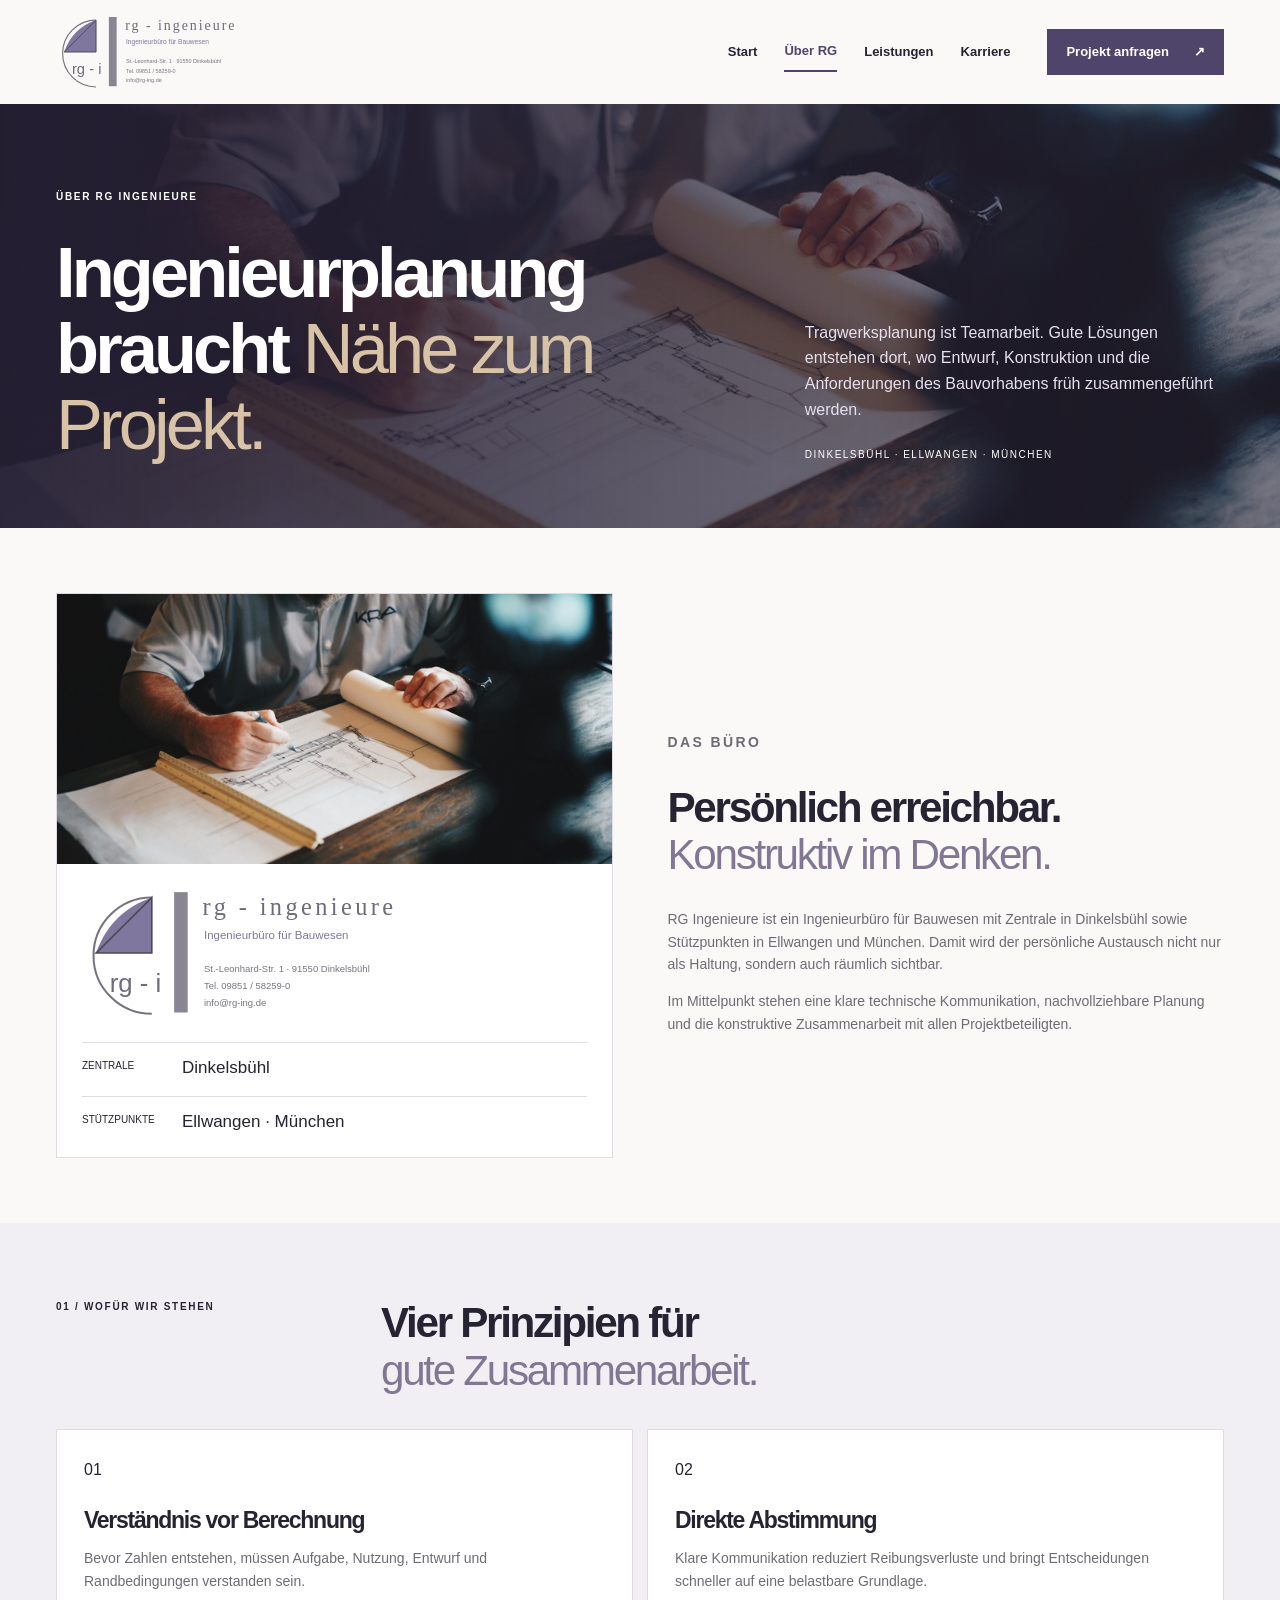
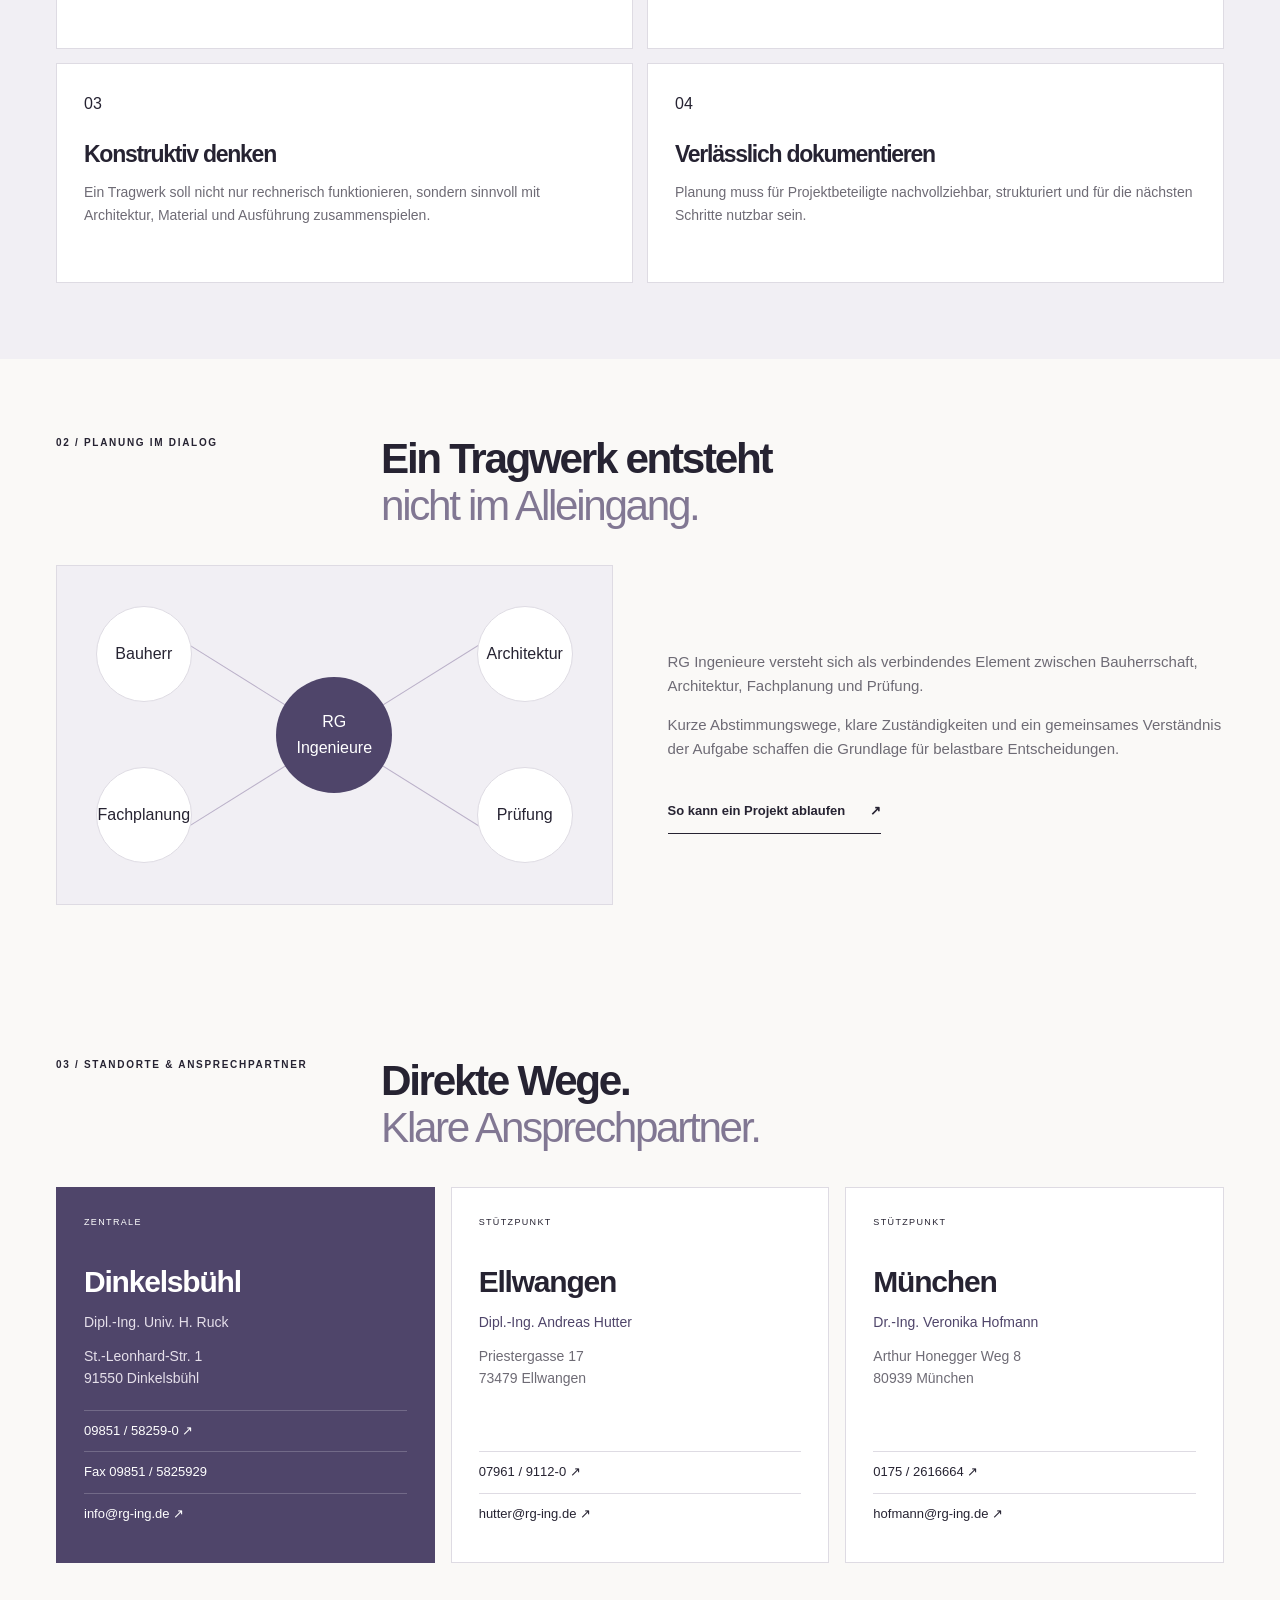
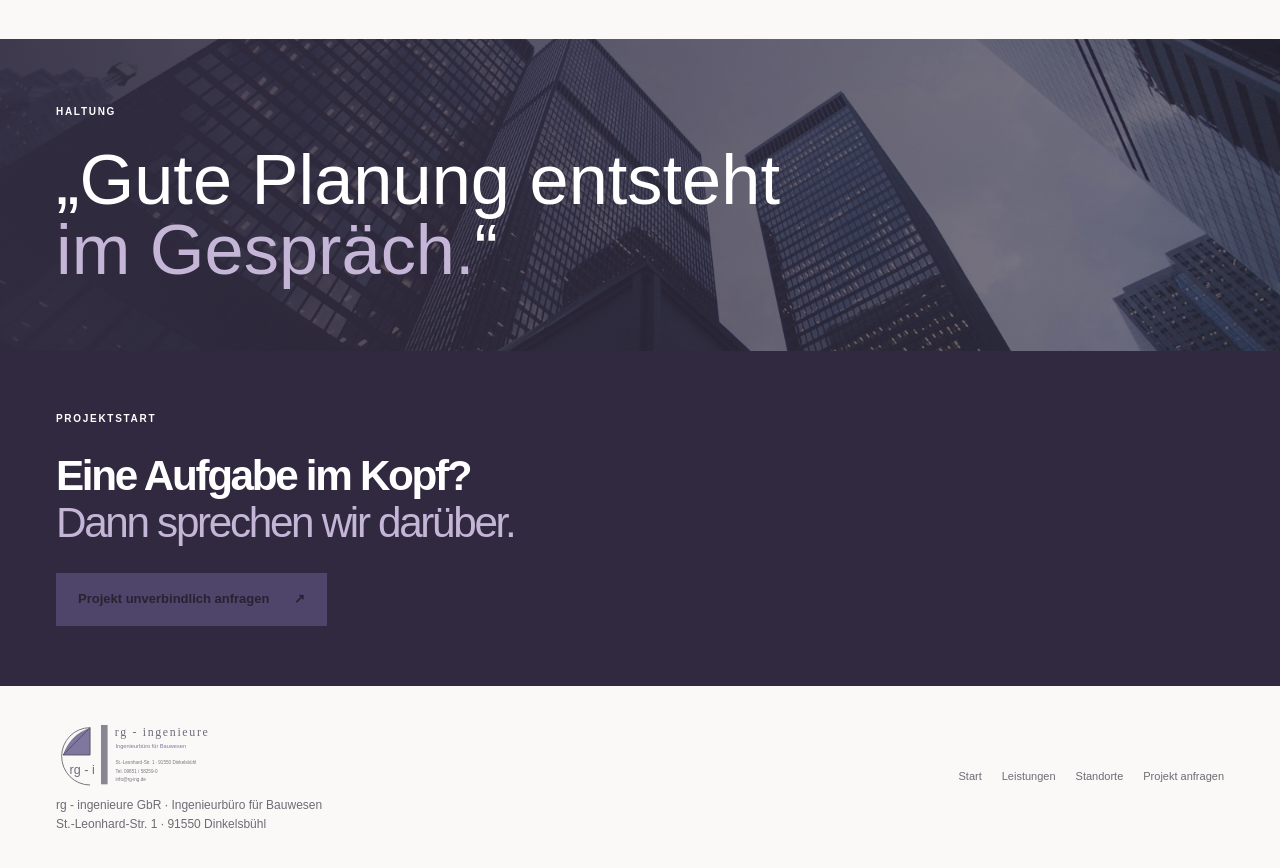
<file: ueber-rg.html>
<!doctype html>
<html lang="de">
  <head>
    <meta charset="utf-8" />
    <meta name="viewport" content="width=device-width,initial-scale=1" />
    <title>Über RG Ingenieure · Ingenieurbüro für Bauwesen</title>
    <meta
      name="description"
      content="RG Ingenieure: Arbeitsweise, Standorte und Ansprechpartner des Ingenieurbüros für Bauwesen."
    />
    <meta name="robots" content="noindex,nofollow" />
    <link rel="stylesheet" href="style.css?v=20261009" />
    <script src="script.js?v=20261009" defer></script>
  </head>
  <body>
    <a class="skip" href="#inhalt">Zum Inhalt</a>
    <header class="header wrap">
      <a class="brand brand-logo-link" href="index.html"
        ><img
          class="brand-logo"
          src="assets/rg-logo.svg"
          alt="rg - ingenieure"
        /><span class="brand-subline">Ingenieurbüro für Bauwesen</span></a
      ><button class="menu" aria-expanded="false" aria-controls="navigation">
        Menü <span>＋</span>
      </button>
      <nav id="navigation">
        <a href="index.html">Start</a
        ><a class="active" href="ueber-rg.html">Über RG</a
        ><a href="leistungen.html">Leistungen</a
        ><a href="index.html#karriere">Karriere</a
        ><a class="nav-contact" href="index.html#anfrage"
          >Projekt anfragen <span>↗</span></a
        >
      </nav>
    </header>
    <main id="inhalt">
      <section class="subhero wrap subhero-about">
        <div>
          <p class="eyebrow">ÜBER RG INGENIEURE</p>
          <h1>Ingenieurplanung<br />braucht <em>Nähe zum Projekt.</em></h1>
        </div>
        <div class="subhero-copy">
          <p>
            Tragwerksplanung ist Teamarbeit. Gute Lösungen entstehen dort, wo
            Entwurf, Konstruktion und die Anforderungen des Bauvorhabens früh
            zusammengeführt werden.
          </p>
          <span>DINKELSBÜHL · ELLWANGEN · MÜNCHEN</span>
        </div>
      </section>
      <section class="portrait-stage wrap">
        <div class="identity-panel">
          <img
            class="identity-photo"
            src="assets/planning.jpg"
            alt="Ingenieurplanung mit Bauzeichnungen am Tisch"
            width="1400"
            height="933"
            loading="lazy"
          /><img src="assets/rg-logo.svg" alt="rg - ingenieure" />
          <div><span>ZENTRALE</span><strong>Dinkelsbühl</strong></div>
          <div>
            <span>STÜTZPUNKTE</span><strong>Ellwangen · München</strong>
          </div>
        </div>
        <div class="portrait-copy">
          <p class="eyebrow">DAS BÜRO</p>
          <h2>Persönlich erreichbar.<br /><em>Konstruktiv im Denken.</em></h2>
          <p>
            RG Ingenieure ist ein Ingenieurbüro für Bauwesen mit Zentrale in
            Dinkelsbühl sowie Stützpunkten in Ellwangen und München. Damit wird
            der persönliche Austausch nicht nur als Haltung, sondern auch
            räumlich sichtbar.
          </p>
          <p>
            Im Mittelpunkt stehen eine klare technische Kommunikation,
            nachvollziehbare Planung und die konstruktive Zusammenarbeit mit
            allen Projektbeteiligten.
          </p>
        </div>
      </section>
      <section class="values-section">
        <div class="wrap section">
          <div class="section-heading">
            <p class="eyebrow">01 / WOFÜR WIR STEHEN</p>
            <h2>Vier Prinzipien für<br /><em>gute Zusammenarbeit.</em></h2>
          </div>
          <div class="values-grid">
            <article>
              <span>01</span>
              <h3>Verständnis vor Berechnung</h3>
              <p>
                Bevor Zahlen entstehen, müssen Aufgabe, Nutzung, Entwurf und
                Randbedingungen verstanden sein.
              </p>
            </article>
            <article>
              <span>02</span>
              <h3>Direkte Abstimmung</h3>
              <p>
                Klare Kommunikation reduziert Reibungsverluste und bringt
                Entscheidungen schneller auf eine belastbare Grundlage.
              </p>
            </article>
            <article>
              <span>03</span>
              <h3>Konstruktiv denken</h3>
              <p>
                Ein Tragwerk soll nicht nur rechnerisch funktionieren, sondern
                sinnvoll mit Architektur, Material und Ausführung
                zusammenspielen.
              </p>
            </article>
            <article>
              <span>04</span>
              <h3>Verlässlich dokumentieren</h3>
              <p>
                Planung muss für Projektbeteiligte nachvollziehbar, strukturiert
                und für die nächsten Schritte nutzbar sein.
              </p>
            </article>
          </div>
        </div>
      </section>
      <section class="dialogue wrap section">
        <div class="section-heading">
          <p class="eyebrow">02 / PLANUNG IM DIALOG</p>
          <h2>Ein Tragwerk entsteht<br /><em>nicht im Alleingang.</em></h2>
        </div>
        <div class="dialogue-grid">
          <div class="network">
            <div class="network-center">RG<br />Ingenieure</div>
            <div class="node n1">Bauherr</div>
            <div class="node n2">Architektur</div>
            <div class="node n3">Fachplanung</div>
            <div class="node n4">Prüfung</div>
          </div>
          <div class="dialogue-copy">
            <p>
              RG Ingenieure versteht sich als verbindendes Element zwischen
              Bauherrschaft, Architektur, Fachplanung und Prüfung.
            </p>
            <p>
              Kurze Abstimmungswege, klare Zuständigkeiten und ein gemeinsames
              Verständnis der Aufgabe schaffen die Grundlage für belastbare
              Entscheidungen.
            </p>
            <a class="text-link" href="leistungen.html"
              >So kann ein Projekt ablaufen <span>↗</span></a
            >
          </div>
        </div>
      </section>
      <section class="locations-section wrap section" id="standorte">
        <div class="section-heading">
          <p class="eyebrow">03 / STANDORTE & ANSPRECHPARTNER</p>
          <h2>Direkte Wege.<br /><em>Klare Ansprechpartner.</em></h2>
        </div>
        <div class="location-grid">
          <article class="location-card location-card-main">
            <div class="location-kicker">ZENTRALE</div>
            <h3>Dinkelsbühl</h3>
            <p class="location-person">Dipl.-Ing. Univ. H. Ruck</p>
            <p>St.-Leonhard-Str. 1<br />91550 Dinkelsbühl</p>
            <div class="location-links">
              <a href="tel:+499851582590">09851 / 58259-0 ↗</a
              ><span class="location-fax">Fax 09851 / 5825929</span
              ><a href="mailto:info@rg-ing.de">info@rg-ing.de ↗</a>
            </div>
          </article>
          <article class="location-card">
            <div class="location-kicker">STÜTZPUNKT</div>
            <h3>Ellwangen</h3>
            <p class="location-person">Dipl.-Ing. Andreas Hutter</p>
            <p>Priestergasse 17<br />73479 Ellwangen</p>
            <div class="location-links">
              <a href="tel:+49796191120">07961 / 9112-0 ↗</a
              ><a href="mailto:hutter@rg-ing.de">hutter@rg-ing.de ↗</a>
            </div>
          </article>
          <article class="location-card">
            <div class="location-kicker">STÜTZPUNKT</div>
            <h3>München</h3>
            <p class="location-person">Dr.-Ing. Veronika Hofmann</p>
            <p>Arthur Honegger Weg 8<br />80939 München</p>
            <div class="location-links">
              <a href="tel:+491752616664">0175 / 2616664 ↗</a
              ><a href="mailto:hofmann@rg-ing.de">hofmann@rg-ing.de ↗</a>
            </div>
          </article>
        </div>
      </section>
      <section class="quote-section">
        <div class="wrap">
          <p class="eyebrow">HALTUNG</p>
          <blockquote>
            „Gute Planung entsteht<br /><em>im Gespräch.</em>“
          </blockquote>
        </div>
      </section>
      <section class="sub-cta">
        <div class="wrap">
          <p class="eyebrow">PROJEKTSTART</p>
          <h2>
            Eine Aufgabe im Kopf?<br /><em>Dann sprechen wir darüber.</em>
          </h2>
          <a class="button light-button" href="index.html#anfrage"
            >Projekt unverbindlich anfragen <span>↗</span></a
          >
        </div>
      </section>
    </main>
    <footer class="wrap">
      <div class="footer-brand">
        <img src="assets/rg-logo.svg" alt="rg - ingenieure" />
        <p>
          rg - ingenieure GbR · Ingenieurbüro für Bauwesen<br />St.-Leonhard-Str.
          1 · 91550 Dinkelsbühl
        </p>
      </div>
      <div class="footer-links">
        <a href="index.html">Start</a><a href="leistungen.html">Leistungen</a
        ><a href="#standorte">Standorte</a
        ><a href="index.html#anfrage">Projekt anfragen</a>
      </div>
    </footer>
  </body>
</html>
</file>
<file: style.css>
:root {
  --ink: #202d32;
  --blue: #1c3d50;
  --line: #ccd3d5;
  --muted: #59666a;
  --paper: #fff;
  --light: #f1f4f4;
}
* {
  box-sizing: border-box;
}
html {
  scroll-behavior: smooth;
}
body {
  margin: 0;
  color: var(--ink);
  font-family: Arial, Helvetica, sans-serif;
  line-height: 1.6;
  background: #fff;
}
a {
  color: inherit;
  text-decoration: none;
}
button,
input,
select,
textarea {
  font: inherit;
}
h1,
h2,
h3,
p,
figure {
  margin: 0;
}
h1,
h2,
h3 {
  font-weight: 400;
  line-height: 1.08;
  letter-spacing: -0.045em;
}
em {
  font-family: Georgia, "Times New Roman", serif;
  font-weight: 400;
}
.wrap {
  width: calc(100% - 112px);
  max-width: 1504px;
  margin: auto;
}
.skip {
  position: fixed;
  top: -100px;
  left: 20px;
  background: #fff;
  padding: 12px;
  z-index: 99;
}
.skip:focus {
  top: 10px;
}
.header {
  display: flex;
  justify-content: space-between;
  align-items: center;
  min-height: 120px;
  gap: 30px;
}
.brand-logo-link {
  display: flex;
  flex-direction: column;
  align-items: flex-start;
  min-width: 220px;
}
.brand-logo {
  width: 220px;
  height: 74px;
  object-fit: contain;
  object-position: left center;
}
.brand-subline {
  font-size: 10px;
  letter-spacing: 0.12em;
  text-transform: uppercase;
  color: var(--muted);
}
nav {
  display: flex;
  gap: 30px;
  align-items: center;
  font-size: 14px;
}
nav a {
  padding: 9px 0;
}
.nav-contact {
  margin-left: 10px;
  border-bottom: 1px solid;
}
.menu {
  display: none;
  background: none;
  border: 0;
}
.eyebrow {
  font-size: 12px;
  letter-spacing: 0.13em;
}
.hero {
  display: grid;
  grid-template-columns: 0.95fr 1.05fr;
  gap: 28px;
  min-height: 640px;
}
.hero-text {
  display: flex;
  flex-direction: column;
  align-items: flex-start;
  padding-top: 35px;
}
.hero h1 {
  font-size: clamp(44px, 4.3vw, 72px);
  margin-top: 27px;
}
.hero h1 em,
h2 em,
.subhero h1 em {
  color: var(--blue);
}
.intro {
  max-width: 380px;
  color: var(--muted);
  margin-top: 25px;
}
.button-row {
  display: flex;
  gap: 10px;
  flex-wrap: wrap;
}
.button {
  margin-top: 27px;
  background: var(--blue);
  color: #fff;
  padding: 14px 20px;
  min-width: 210px;
  display: flex;
  justify-content: space-between;
  gap: 25px;
}
.button-ghost {
  background: transparent;
  color: var(--ink);
  border: 1px solid var(--line);
}
.hero-foot {
  display: flex;
  justify-content: space-between;
  width: 100%;
  font-size: 12px;
  letter-spacing: 0.07em;
  margin-top: auto;
  padding-bottom: 10px;
}
.hero-image {
  position: relative;
  overflow: hidden;
  min-height: 640px;
  background: #d2d7d6;
}
.hero-image img {
  width: 100%;
  height: 100%;
  object-fit: cover;
  position: absolute;
  inset: 0;
}
.hero-image:after {
  content: "";
  position: absolute;
  inset: 45% 0 0;
  background: linear-gradient(transparent, rgba(0, 0, 0, 0.52));
}
.hero-image figcaption,
.image-label {
  position: absolute;
  z-index: 2;
  color: white;
}
.hero-image figcaption {
  left: 24px;
  bottom: 15px;
  font-size: 12px;
}
.image-label {
  left: 32px;
  bottom: 62px;
  font: italic clamp(30px, 3vw, 46px)/1.1 Georgia;
}
.material-strip {
  padding: 34px 0;
  display: flex;
  justify-content: space-between;
  align-items: center;
  border-bottom: 1px solid var(--line);
}
.material-strip > div {
  display: flex;
  gap: 64px;
  font-size: 19px;
}
.section {
  padding: 100px 0;
}
.section-heading {
  display: grid;
  grid-template-columns: 1fr 2fr;
  gap: 30px;
}
h2 {
  font-size: clamp(34px, 3.5vw, 53px);
}
.competence-grid {
  display: grid;
  grid-template-columns: 1fr 2fr;
  gap: 55px;
  margin-top: 56px;
}
.section-lead,
.detail p,
.office-copy > p,
.audience-grid p,
.location-card p,
.service-body > p,
.checklist-grid p,
.dialogue-copy p {
  color: var(--muted);
}
.service-list details,
.faq-list details {
  border-top: 1px solid var(--line);
}
summary {
  list-style: none;
  display: grid;
  grid-template-columns: 36px 1fr 26px;
  gap: 15px;
  padding: 23px 0;
  font-size: 23px;
  cursor: pointer;
}
summary::-webkit-details-marker {
  display: none;
}
.detail {
  padding: 0 42px 28px 51px;
}
.number,
.service-number {
  font-size: 12px;
  color: var(--muted);
}
.text-link {
  border-bottom: 1px solid;
  padding: 12px 0;
  display: flex;
  gap: 25px;
  width: max-content;
  margin-top: 28px;
}
.section-link-row {
  display: flex;
  justify-content: flex-end;
}
.process-section {
  background: var(--blue);
  color: #fff;
}
.process-section h2 em {
  color: #bfd2db;
}
.process-grid,
.audience-grid {
  display: grid;
  grid-template-columns: repeat(4, 1fr);
  margin-top: 55px;
  border-left: 1px solid var(--line);
  border-top: 1px solid var(--line);
}
.process-grid {
  border-color: #557281;
}
.process-grid article,
.audience-grid article {
  min-height: 250px;
  padding: 24px;
  border-right: 1px solid var(--line);
  border-bottom: 1px solid var(--line);
}
.process-grid article {
  border-color: #557281;
}
.process-grid h3,
.audience-grid h3,
.values-grid h3 {
  font-size: 23px;
  margin: 55px 0 18px;
}
.process-grid p {
  color: #c8d6dc;
}
.office {
  background: var(--light);
  padding: 83px 0;
}
.office-grid,
.career {
  display: grid;
  grid-template-columns: 1fr 1fr;
  gap: 90px;
}
.office-title h2 {
  margin-top: 45px;
}
.large-rg {
  display: block;
  color: #bdcbd0;
  font-size: 120px;
  font-weight: bold;
}
.large-copy {
  font-size: 30px;
  margin: 25px 0;
}
.location-grid {
  display: grid;
  grid-template-columns: repeat(3, 1fr);
  margin-top: 55px;
  border-left: 1px solid var(--line);
  border-top: 1px solid var(--line);
}
.location-card {
  min-height: 360px;
  padding: 28px;
  border-right: 1px solid var(--line);
  border-bottom: 1px solid var(--line);
  display: flex;
  flex-direction: column;
}
.location-card-main {
  background: var(--light);
}
.location-card h3 {
  font: 400 38px Georgia;
  margin: 60px 0 5px;
}
.location-person {
  color: var(--blue) !important;
}
.location-links {
  margin-top: auto;
}
.location-links a,
.location-fax {
  display: block;
  padding: 10px 0;
  border-top: 1px solid var(--line);
  font-size: 13px;
}
.feature-teasers {
  display: grid;
  grid-template-columns: 1fr 1fr;
  gap: 18px;
}
.feature-card {
  min-height: 340px;
  padding: 36px;
  background: var(--light);
  display: flex;
  flex-direction: column;
  justify-content: flex-end;
  position: relative;
}
.feature-card.dark {
  background: var(--ink);
  color: #fff;
}
.feature-card strong {
  font: 400 34px/1.1 Georgia;
  margin-top: 16px;
}
.feature-card p {
  color: var(--muted);
  margin-top: 16px;
}
.feature-card.dark p {
  color: #bcc8cd;
}
.feature-arrow {
  position: absolute;
  right: 32px;
  top: 30px;
  font-size: 28px;
}
.career h2 {
  margin-top: 35px;
}
.career h3 {
  font-size: 30px;
  margin-top: 28px;
}
.job-meta {
  display: flex;
  gap: 30px;
  color: var(--muted);
  margin-top: 20px;
}
.request-section {
  background: var(--blue);
  color: #fff;
  padding: 88px 0;
}
.request-grid {
  display: grid;
  grid-template-columns: 0.8fr 1.2fr;
  gap: 80px;
}
.request-intro h2 {
  font-size: clamp(60px, 7vw, 110px);
  margin: 28px 0;
}
.request-intro h2 em {
  color: #bfd2db;
}
.request-intro > p {
  color: #c6d5dc;
}
.direct-contact {
  border-top: 1px solid #607b89;
  margin-top: 60px;
  padding-top: 22px;
  display: grid;
  gap: 9px;
}
.project-form {
  background: #fff;
  color: var(--ink);
  padding: 34px;
}
.form-grid {
  display: grid;
  grid-template-columns: 1fr 1fr;
  gap: 26px 22px;
}
.project-form label {
  display: flex;
  flex-direction: column;
  gap: 8px;
}
.project-form input,
.project-form select,
.project-form textarea {
  border: 0;
  border-bottom: 1px solid #adb9bd;
  padding: 11px 0;
  background: transparent;
}
.wide {
  grid-column: 1/-1;
}
.documents-note {
  display: grid;
  grid-template-columns: 110px 1fr;
  gap: 20px;
  margin: 32px 0;
  padding: 20px;
  background: var(--light);
}
.check {
  display: grid !important;
  grid-template-columns: 20px 1fr;
}
.submit-button {
  width: 100%;
  margin-top: 24px;
  background: var(--ink);
  color: #fff;
  border: 0;
  padding: 17px;
}
.form-success {
  margin-top: 20px;
  background: var(--light);
  padding: 18px;
}
.footer-brand img {
  width: 150px;
}
.footer-links {
  display: flex;
  gap: 20px;
}
footer {
  padding: 34px 0;
  display: flex;
  justify-content: space-between;
  gap: 30px;
  font-size: 12px;
  color: var(--muted);
}
.subhero {
  padding: 72px 0 95px;
  border-bottom: 1px solid var(--line);
  display: grid;
  grid-template-columns: 1.25fr 0.75fr;
  gap: 90px;
  align-items: end;
}
.subhero h1 {
  font-size: clamp(54px, 6vw, 94px);
  margin-top: 30px;
}
.subhero-copy p {
  font-size: 19px;
  color: var(--muted);
}
.portrait-stage {
  display: grid;
  grid-template-columns: 1fr 1fr;
  gap: 70px;
  padding: 100px 0;
}
.identity-panel {
  min-height: 580px;
  background: var(--light);
  border: 1px solid var(--line);
  padding: 45px;
  display: flex;
  flex-direction: column;
  gap: 24px;
}
.identity-panel img {
  width: 100%;
  max-width: 420px;
}
.identity-panel > div {
  border-top: 1px solid var(--line);
  padding-top: 15px;
  display: grid;
  grid-template-columns: 110px 1fr;
}
.identity-panel strong {
  font: 400 24px Georgia;
}
.portrait-copy {
  align-self: center;
}
.portrait-copy h2 {
  margin: 30px 0;
}
.values-section,
.faq-section {
  background: var(--light);
}
.values-grid {
  display: grid;
  grid-template-columns: 1fr 1fr;
  margin-top: 55px;
  border-left: 1px solid var(--line);
  border-top: 1px solid var(--line);
}
.values-grid article {
  padding: 30px;
  min-height: 260px;
  border-right: 1px solid var(--line);
  border-bottom: 1px solid var(--line);
}
.dialogue-grid {
  display: grid;
  grid-template-columns: 1fr 1fr;
  gap: 90px;
  margin-top: 60px;
  align-items: center;
}
.network {
  position: relative;
  min-height: 500px;
  border: 1px solid var(--line);
}
.network-center,
.node {
  position: absolute;
  border-radius: 50%;
  display: flex;
  align-items: center;
  justify-content: center;
  text-align: center;
}
.network-center {
  width: 116px;
  height: 116px;
  background: var(--blue);
  color: #fff;
  left: 50%;
  top: 50%;
  transform: translate(-50%, -50%);
}
.node {
  width: 96px;
  height: 96px;
  border: 1px solid var(--line);
  background: #fff;
}
.n1 {
  left: 7%;
  top: 12%;
}
.n2 {
  right: 7%;
  top: 12%;
}
.n3 {
  left: 7%;
  bottom: 12%;
}
.n4 {
  right: 7%;
  bottom: 12%;
}
.quote-section {
  background: var(--blue);
  color: #fff;
  padding: 110px 0;
}
.quote-section blockquote {
  font-size: clamp(58px, 8vw, 126px);
  line-height: 1;
  margin: 35px 0;
}
.sub-cta {
  background: var(--ink);
  color: #fff;
  padding: 85px 0;
}
.sub-cta h2 {
  margin: 25px 0;
}
.light-button {
  background: #fff;
  color: var(--ink);
  width: max-content;
}
.service-block {
  display: grid;
  grid-template-columns: 80px 0.9fr 1.1fr;
  gap: 45px;
  padding: 62px 0;
  border-bottom: 1px solid var(--line);
}
.service-body ul {
  list-style: none;
  padding: 0;
  border-top: 1px solid var(--line);
}
.service-body li {
  padding: 12px 0;
  border-bottom: 1px solid var(--line);
}
.process-grid.expanded {
  grid-template-columns: repeat(3, 1fr);
}
.checklist-grid {
  display: grid;
  grid-template-columns: repeat(5, 1fr);
  margin-top: 55px;
  border-left: 1px solid var(--line);
  border-top: 1px solid var(--line);
}
.checklist-grid > div {
  padding: 24px;
  min-height: 200px;
  border-right: 1px solid var(--line);
  border-bottom: 1px solid var(--line);
}
.checklist-grid strong {
  display: block;
  font-size: 21px;
  margin: 55px 0 10px;
}
.faq-list {
  max-width: 980px;
  margin: 55px 0 0 auto;
}
.faq-list summary {
  grid-template-columns: minmax(0, 1fr) 26px;
}
.reveal {
  opacity: 0;
  transform: translateY(18px);
  transition: 0.55s;
}
.reveal.is-visible {
  opacity: 1;
  transform: none;
}
@media (max-width: 1050px) {
  .wrap {
    width: calc(100% - 64px);
  }
  nav {
    gap: 18px;
  }
  .process-grid,
  .audience-grid {
    grid-template-columns: 1fr 1fr;
  }
  .location-grid {
    grid-template-columns: 1fr 1fr;
  }
  .request-grid {
    gap: 45px;
  }
}
@media (max-width: 760px) {
  .wrap {
    width: calc(100% - 40px);
  }
  .header {
    min-height: 94px;
    position: relative;
  }
  .brand-logo-link {
    min-width: 150px;
  }
  .brand-logo {
    width: 150px;
    height: 60px;
  }
  .menu {
    display: flex;
    gap: 10px;
  }
  .header nav {
    display: none;
    position: absolute;
    top: 94px;
    left: -20px;
    right: -20px;
    z-index: 20;
    background: #fff;
    padding: 20px;
    flex-direction: column;
    align-items: stretch;
  }
  .header nav.is-open {
    display: flex;
  }
  .hero {
    display: flex;
    flex-direction: column;
  }
  .hero h1 {
    font-size: clamp(45px, 10vw, 68px);
  }
  .hero-image {
    min-height: 460px;
  }
  .material-strip > div {
    gap: 12px;
    font-size: 14px;
  }
  .section {
    padding: 64px 0;
  }
  .section-heading,
  .competence-grid,
  .office-grid,
  .career,
  .request-grid,
  .subhero,
  .portrait-stage,
  .dialogue-grid {
    grid-template-columns: 1fr;
  }
  .process-grid,
  .audience-grid,
  .location-grid,
  .values-grid,
  .feature-teasers,
  .checklist-grid {
    grid-template-columns: 1fr;
  }
  .form-grid {
    grid-template-columns: 1fr;
  }
  .wide {
    grid-column: auto;
  }
  .service-block {
    grid-template-columns: 40px 1fr;
    gap: 18px;
  }
  .service-body {
    grid-column: 2;
  }
  .process-grid.expanded {
    grid-template-columns: 1fr;
  }
  .subhero {
    gap: 35px;
  }
  .subhero h1 {
    font-size: 50px;
  }
  .network {
    min-height: 430px;
  }
  .project-form {
    padding: 24px 20px;
  }
  .request-intro h2 {
    font-size: 70px;
  }
  footer {
    flex-direction: column;
  }
  .footer-links {
    flex-wrap: wrap;
  }
}
/* Architectural visual identity — RG Ingenieure, October 2026. */
:root {
  --ink: #262332;
  --blue: #4f456a;
  --muted: #6e6b75;
  --line: #dedbe3;
  --light: #f1eff4;
  --accent: #d0b493;
}
body {
  background: #faf9f7;
}
h1,
h2,
h3 {
  font-weight: 600;
  letter-spacing: -0.055em;
}
em {
  font-family: inherit;
  font-style: normal;
  font-weight: 400;
}
.wrap {
  max-width: 1380px;
  width: calc(100% - 112px);
}
.header {
  min-height: 104px;
  position: relative;
  z-index: 30;
  background: #faf9f7;
}
.brand-logo {
  width: 242px;
  height: 82px;
}
.brand-subline {
  display: none;
}
nav {
  gap: 27px;
  font-size: 13px;
  font-weight: 600;
}
nav a.active {
  color: var(--blue);
  border-bottom: 2px solid var(--blue);
}
.nav-contact {
  border: 0;
  background: var(--blue);
  color: #fff;
  padding: 13px 19px;
  display: flex;
  gap: 25px;
}
.eyebrow {
  font-size: 10px;
  font-weight: 700;
  letter-spacing: 0.17em;
}
.hero {
  display: block;
  position: relative;
  min-height: 740px;
  color: #fff;
  overflow: hidden;
  background: #272635;
}
.hero-background {
  position: absolute;
  inset: 0;
  width: 100%;
  height: 100%;
  object-fit: cover;
  object-position: center 60%;
}
.hero-overlay {
  position: absolute;
  inset: 0;
  background:
    linear-gradient(
      90deg,
      rgba(25, 23, 38, 0.9),
      rgba(25, 23, 38, 0.62) 43%,
      rgba(25, 23, 38, 0.08)
    ),
    linear-gradient(0deg, rgba(25, 23, 38, 0.7), transparent 45%);
}
.hero-content {
  position: relative;
  z-index: 2;
  padding-top: 72px;
}
.hero .eyebrow {
  display: flex;
  align-items: center;
  gap: 12px;
  color: #dfd9e7;
}
.status-dot {
  width: 7px;
  height: 7px;
  background: var(--accent);
  border-radius: 50%;
  box-shadow: 0 0 0 5px #d0b49322;
}
.hero h1 {
  font-size: clamp(58px, 5.7vw, 88px);
  line-height: 1.03;
  margin: 30px 0 0;
  max-width: 900px;
}
.hero h1 em {
  color: #d9c3a7;
}
.hero .intro {
  max-width: 470px;
  color: #e1dce5;
  font-size: 16px;
  line-height: 1.75;
  margin-top: 25px;
}
.button {
  background: var(--blue);
  font-size: 13px;
  font-weight: 600;
  padding: 16px 22px;
  min-width: 205px;
  align-items: center;
  transition:
    background 0.2s,
    transform 0.2s;
}
.button:hover {
  background: #655b7f;
  transform: translateY(-2px);
}
.hero .button {
  background: var(--accent);
  color: #24212c;
}
.hero .button:hover {
  background: #e3c9aa;
}
.hero .button-ghost {
  background: transparent;
  color: #fff;
  border-color: #ffffff66;
}
.hero-bottom {
  display: flex;
  justify-content: space-between;
  align-items: end;
  margin-top: 68px;
  padding: 24px 0 30px;
  border-top: 1px solid #ffffff33;
  gap: 24px;
  font-size: 10px;
  letter-spacing: 0.13em;
}
.hero-note {
  letter-spacing: 0;
  font-size: 13px;
  color: #d3ced9;
}
.hero-scroll {
  display: flex;
  align-items: center;
  gap: 22px;
}
.hero-scroll span {
  font-size: 24px;
}
.hero-index {
  position: absolute;
  right: 40px;
  top: 30px;
  writing-mode: vertical-rl;
  font-size: 10px;
  letter-spacing: 0.2em;
  color: #ffffff99;
}
.material-strip {
  padding: 24px 0;
  font-size: 13px;
  gap: 20px;
}
.material-strip > div {
  gap: 50px;
  font-size: 18px;
  letter-spacing: -0.02em;
  font-weight: 600;
}
.material-strip > a {
  font-size: 30px;
  color: var(--blue);
}
.section {
  padding: 76px 0;
}
.section-heading {
  grid-template-columns: 0.7fr 2fr;
  align-items: start;
}
h2 {
  font-size: clamp(34px, 3.3vw, 50px);
  line-height: 1.12;
}
h2 em {
  color: #817793;
}
.heading-copy {
  max-width: 570px;
  margin-top: 18px;
  color: var(--muted);
  font-size: 15px;
}
.visual-services {
  display: grid;
  grid-template-columns: 1.25fr 1fr 1fr;
  gap: 16px;
  margin-top: 38px;
}
.visual-service {
  position: relative;
  display: block;
  height: 390px;
  overflow: hidden;
  background: var(--ink);
  color: #fff;
}
.visual-service img {
  position: absolute;
  inset: 0;
  width: 100%;
  height: 100%;
  object-fit: cover;
  transition: transform 0.65s;
}
.visual-service:hover img {
  transform: scale(1.045);
}
.service-shade {
  position: absolute;
  inset: 0;
  background: linear-gradient(
    0deg,
    rgba(29, 24, 41, 0.92),
    rgba(29, 24, 41, 0.05) 85%
  );
}
.card-number {
  position: absolute;
  top: 23px;
  left: 24px;
  font-size: 10px;
  letter-spacing: 0.13em;
  text-shadow: 0 1px 5px #000;
}
.card-copy {
  position: absolute;
  bottom: 28px;
  left: 25px;
  right: 45px;
}
.card-copy h3 {
  font-size: 32px;
  line-height: 1.08;
}
.card-copy p {
  font-size: 13px;
  margin-top: 13px;
  color: #e0dce6;
}
.card-arrow {
  position: absolute;
  right: 20px;
  bottom: 30px;
  font-size: 28px;
}
.service-caption {
  display: flex;
  justify-content: space-between;
  align-items: center;
  padding-top: 18px;
  font-size: 10px;
  letter-spacing: 0.12em;
}
.service-caption .text-link {
  margin: 0;
  font-size: 13px;
  letter-spacing: 0;
}
.fire-section {
  display: grid;
  grid-template-columns: 1fr 1fr;
  background: #ede9e3;
}
.fire-photo {
  position: relative;
  min-height: 640px;
}
.fire-photo img {
  position: absolute;
  inset: 0;
  width: 100%;
  height: 100%;
  object-fit: cover;
}
.fire-photo:after {
  content: "";
  position: absolute;
  inset: 50% 0 0;
  background: linear-gradient(transparent, #24212c99);
}
.photo-caption {
  position: absolute;
  bottom: 30px;
  left: 40px;
  z-index: 2;
  color: white;
  font-size: 10px;
  letter-spacing: 0.15em;
}
.fire-copy {
  position: relative;
  padding: 60px clamp(30px, 5vw, 84px);
}
.fire-copy h2 {
  margin-top: 30px;
  font-size: clamp(40px, 4vw, 59px);
}
.fire-copy h2 em {
  color: var(--blue);
}
.fire-copy > p:not(.eyebrow) {
  color: #625d68;
  margin-top: 23px;
  max-width: 500px;
  font-size: 15px;
}
.fire-symbol {
  position: absolute;
  right: 40px;
  top: 40px;
  font-size: 55px;
  color: #867894;
}
.fire-points {
  margin-top: 25px;
  border-top: 1px solid #c9c2cc;
}
.fire-points > span {
  display: flex;
  gap: 22px;
  border-bottom: 1px solid #c9c2cc;
  padding: 12px 0;
  font-size: 11px;
  color: #817793;
}
.fire-points strong {
  color: var(--ink);
  font-size: 13px;
  font-weight: 500;
}
.text-link {
  font-size: 13px;
  font-weight: 600;
  transition: color 0.2s;
}
.text-link:hover {
  color: #9a7e5f;
}
.process-section {
  background: #332d42;
  position: relative;
}
.process-section h2 em {
  color: #c5b7d8;
}
.process-grid {
  margin-top: 36px;
  border: 0;
  gap: 14px;
}
.process-grid article {
  min-height: 235px;
  border: 1px solid #ffffff20;
  background: #ffffff05;
  padding: 25px;
}
.process-grid article > span {
  font-size: 30px;
  color: #c4ae92;
  font-weight: 400;
}
.process-grid h3 {
  margin: 27px 0 14px;
  font-size: 21px;
}
.process-grid p {
  font-size: 13px;
  color: #c9c1d3;
}
.audience-grid {
  border: 0;
  gap: 24px;
  margin-top: 35px;
}
.audience-grid article {
  min-height: 210px;
  padding: 23px 0;
  border: 0;
  border-top: 2px solid var(--blue);
}
.audience-grid article > span {
  color: #9486a7;
  font-size: 11px;
}
.audience-grid h3 {
  font-size: 23px;
  margin: 28px 0 14px;
}
.audience-grid p {
  font-size: 14px;
}
.office {
  background: #eeebf0;
  padding: 62px 0;
}
.office-grid {
  grid-template-columns: 0.85fr 1.15fr;
  gap: 70px;
}
.office-title {
  align-self: center;
}
.office-title h2 {
  margin-top: 22px;
}
.office-title > p:last-child {
  margin-top: 30px;
  color: var(--muted);
  font-size: 14px;
}
.office-photo {
  width: 100%;
  height: 260px;
  object-fit: cover;
}
.office-copy .large-copy {
  font-size: 28px;
  margin: 22px 0 14px;
  color: var(--ink);
}
.office-copy > p {
  font-size: 14px;
}
.location-grid {
  gap: 16px;
  border: 0;
  margin-top: 36px;
}
.location-card {
  border: 1px solid var(--line);
  background: white;
  min-height: 365px;
  padding: 27px;
}
.location-card-main {
  background: var(--blue);
  color: white;
  border-color: var(--blue);
}
.location-kicker {
  font-size: 9px;
  letter-spacing: 0.15em;
}
.location-card h3 {
  font-family: inherit;
  font-size: 30px;
  font-weight: 600;
  margin: 35px 0 12px;
  letter-spacing: -0.04em;
}
.location-card p {
  font-size: 14px;
}
.location-card-main p,
.location-card-main .location-person {
  color: #e5dfea !important;
}
.location-person {
  margin-bottom: 12px;
}
.location-links {
  padding-top: 20px;
}
.location-card-main .location-links a,
.location-card-main .location-fax {
  border-color: #ffffff33;
}
.feature-teasers {
  padding-top: 0;
  padding-bottom: 35px;
}
.feature-card {
  background:
    linear-gradient(90deg, #292331e8, #29233188),
    url("assets/building.jpg") center/cover;
  color: #fff;
  min-height: 270px;
  padding: 30px;
}
.feature-card.dark {
  background:
    linear-gradient(90deg, #302839ea, #30283970),
    url("assets/architecture-hero.jpg") center/cover;
}
.feature-card strong {
  font-family: inherit;
  font-size: 31px;
  font-weight: 500;
  max-width: 440px;
}
.feature-card p {
  font-size: 14px;
  color: #dbd4e2;
  max-width: 450px;
}
.career {
  gap: 60px;
  align-items: center;
  padding-top: 45px;
}
.career h2 {
  margin-top: 20px;
}
.career-detail {
  border-left: 3px solid var(--accent);
  padding: 12px 0 12px 34px;
}
.career-detail > p {
  font-size: 14px;
  color: var(--muted);
}
.career h3 {
  font-size: 29px;
}
.career h3 span {
  font-size: 16px;
}
.request-section {
  background: #312a40;
  padding: 70px 0;
}
.request-grid {
  gap: 65px;
}
.request-intro h2 {
  font-size: clamp(60px, 6vw, 88px);
}
.request-intro h2 em {
  color: var(--accent);
}
.request-intro > p {
  font-size: 14px;
  color: #d0c7db;
}
.direct-contact {
  margin-top: 35px;
  border-color: #ffffff33;
}
.direct-contact > span {
  font-size: 9px;
  letter-spacing: 0.13em;
}
.direct-contact a {
  font-size: 20px;
}
.direct-contact p,
.direct-contact small {
  font-size: 12px;
  color: #c8bed2;
}
.project-form {
  background: #faf9f7;
}
.project-form label > span {
  font-size: 11px;
  font-weight: 600;
}
.project-form input,
.project-form select,
.project-form textarea {
  font-size: 14px;
  min-width: 0;
  width: 100%;
  border-radius: 0;
}
.form-grid {
  gap: 20px;
}
.documents-note {
  font-size: 11px;
  margin: 24px 0;
  padding: 14px;
  grid-template-columns: 80px 1fr;
  gap: 10px;
}
.submit-button {
  display: flex;
  justify-content: space-between;
  background: var(--blue);
  font-size: 13px;
  cursor: pointer;
}
.form-hint {
  font-size: 11px;
  color: var(--muted);
  margin-top: 12px;
}
.form-success p {
  font-size: 13px;
}
footer {
  align-items: center;
}
.footer-brand img {
  width: 205px;
}
.footer-links {
  font-size: 11px;
}
.subhero {
  position: relative;
  width: 100%;
  max-width: none;
  margin: 0;
  padding: 85px max(56px, calc((100vw - 1380px) / 2)) 65px;
  color: white;
  background:
    linear-gradient(90deg, #251f34eb, #251f3480),
    url("assets/building.jpg") center/cover;
  border: 0;
  gap: 50px;
  min-height: 400px;
}
.subhero-about {
  background-image:
    linear-gradient(90deg, #251f34eb, #251f3480), url("assets/planning.jpg");
}
.subhero h1 {
  font-size: clamp(48px, 5.5vw, 78px);
}
.subhero h1 em {
  color: #d9c3a7;
}
.subhero-copy p {
  color: #e7e0ef;
  font-size: 16px;
}
.subhero-copy > span {
  display: block;
  margin-top: 25px;
  font-size: 10px;
  letter-spacing: 0.15em;
}
.service-editorial {
  padding-top: 25px;
}
.service-block {
  grid-template-columns: 45px 1fr 1fr;
  padding: 45px 0;
  gap: 35px;
  scroll-margin-top: 30px;
}
.service-block h2 {
  font-size: 35px;
  margin-top: 15px;
}
.service-number {
  font-size: 24px;
  color: #9f92ae;
}
.service-body {
  font-size: 14px;
}
.fire-service {
  background: #ece7f0;
  padding: 35px;
  margin-top: 30px;
}
.checklist-grid {
  border: 0;
  gap: 12px;
  margin-top: 35px;
}
.checklist-grid > div {
  background: white;
  border: 1px solid var(--line);
  padding: 22px;
  min-height: 180px;
}
.checklist-grid strong {
  margin: 25px 0 10px;
  font-size: 19px;
}
.checklist-grid p {
  font-size: 13px;
}
.faq-list {
  margin-top: 35px;
}
summary {
  font-size: 19px;
}
.detail p {
  font-size: 14px;
}
.portrait-stage {
  padding: 65px 0;
  gap: 55px;
}
.identity-panel {
  position: relative;
  padding: 0 0 25px;
  min-height: 0;
  background: white;
  gap: 18px;
}
.identity-panel img.identity-photo {
  width: 100%;
  max-width: none;
  height: 270px;
  object-fit: cover;
}
.identity-panel > img:not(.identity-photo) {
  width: 80%;
  margin: 0 25px;
}
.identity-panel > div {
  margin: 0 25px;
  font-size: 10px;
  grid-template-columns: 100px 1fr;
}
.identity-panel strong {
  font-family: inherit;
  font-size: 17px;
}
.portrait-copy p {
  font-size: 14px;
  color: var(--muted);
  margin-top: 15px;
}
.values-grid {
  gap: 14px;
  border: 0;
  margin-top: 35px;
}
.values-grid article {
  background: white;
  border: 1px solid var(--line);
  min-height: 220px;
  padding: 27px;
}
.values-grid h3 {
  margin: 25px 0 15px;
}
.values-grid p {
  font-size: 14px;
  color: var(--muted);
}
.dialogue-grid {
  gap: 55px;
  margin-top: 35px;
}
.network {
  min-height: 340px;
  background: var(--light);
}
.network:before,
.network:after {
  content: "";
  position: absolute;
  left: 15%;
  right: 15%;
  height: 1px;
  top: 50%;
  background: #bbb1c9;
  transform: rotate(32deg);
}
.network:after {
  transform: rotate(-32deg);
}
.node,
.network-center {
  z-index: 1;
}
.dialogue-copy p {
  font-size: 15px;
  margin: 15px 0;
}
.quote-section {
  padding: 65px 0;
  background:
    linear-gradient(90deg, #332d42ed, #332d4299),
    url("assets/architecture-hero.jpg") center/cover;
}
.quote-section blockquote {
  font-size: clamp(44px, 5.5vw, 78px);
  margin: 25px 0 0;
}
.quote-section blockquote em,
.sub-cta h2 em {
  color: #c5b6d8;
}
.sub-cta {
  background: #30293f;
  padding: 60px 0;
}
a:focus-visible,
button:focus-visible,
summary:focus-visible {
  outline: 3px solid #bc9271;
  outline-offset: 5px;
}
.project-form input:focus,
.project-form select:focus,
.project-form textarea:focus {
  outline: 2px solid #80779f;
  outline-offset: 3px;
}
section[id] {
  scroll-margin-top: 25px;
}
@media (min-width: 1700px) {
  .hero {
    min-height: 800px;
  }
  .hero-content {
    padding-top: 100px;
  }
  .hero-bottom {
    margin-top: 90px;
  }
}
@media (max-width: 1100px) {
  .wrap {
    width: calc(100% - 64px);
  }
  .header nav {
    gap: 18px;
  }
  .brand-logo {
    width: 200px;
  }
  .visual-service {
    height: 340px;
  }
  .card-copy h3 {
    font-size: 27px;
  }
  .fire-copy {
    padding: 45px 35px;
  }
  .fire-photo {
    min-height: 600px;
  }
  .office-grid {
    gap: 40px;
  }
  .subhero {
    padding-left: 32px;
    padding-right: 32px;
  }
  .request-grid {
    gap: 40px;
  }
  .location-grid {
    grid-template-columns: repeat(3, 1fr);
  }
  .location-card {
    padding: 20px;
  }
  .location-card h3 {
    font-size: 26px;
  }
}
@media (max-width: 760px) {
  .wrap {
    width: calc(100% - 40px);
  }
  .header {
    min-height: 85px;
  }
  .brand-logo {
    width: 192px;
    height: 70px;
  }
  .menu {
    font-size: 12px;
    align-items: center;
    padding: 12px 0;
    color: var(--ink);
  }
  .header nav {
    top: 85px;
    box-shadow: 0 18px 25px #26233215;
    gap: 12px;
  }
  .header nav a {
    padding: 12px;
  }
  .header nav .nav-contact {
    margin: 0;
  }
  .hero {
    display: block;
    min-height: 710px;
  }
  .hero-content {
    padding-top: 46px;
  }
  .hero .eyebrow {
    font-size: 8px;
    letter-spacing: 0.12em;
    gap: 9px;
  }
  .hero h1 {
    font-size: clamp(41px, 9vw, 64px);
    margin-top: 30px;
  }
  .hero .intro {
    font-size: 14px;
    max-width: 440px;
  }
  .hero-overlay {
    background:
      linear-gradient(90deg, #191726db, #19172675),
      linear-gradient(0deg, #191726e8, transparent);
  }
  .hero-background {
    object-position: 62% center;
  }
  .hero .button {
    min-width: 0;
    padding: 15px 17px;
    font-size: 12px;
    gap: 18px;
    margin-top: 23px;
  }
  .hero-bottom {
    margin-top: 55px;
    font-size: 8px;
    gap: 10px;
  }
  .hero-note {
    display: none;
  }
  .hero-scroll {
    gap: 12px;
  }
  .hero-index {
    right: 12px;
    top: 20px;
    font-size: 8px;
  }
  .material-strip {
    padding: 22px 0;
  }
  .material-strip > div {
    gap: 12px;
    font-size: 12px;
  }
  .material-strip > span {
    font-size: 10px;
  }
  .material-strip > a {
    font-size: 23px;
  }
  .section {
    padding: 50px 0;
  }
  .section-heading {
    grid-template-columns: 1fr;
    gap: 18px;
  }
  h2 {
    font-size: 34px;
  }
  .heading-copy {
    font-size: 14px;
  }
  .visual-services {
    grid-template-columns: 1fr 1fr;
    gap: 12px;
    margin-top: 28px;
  }
  .service-large {
    grid-column: 1/-1;
    height: 350px;
  }
  .visual-service:not(.service-large) {
    height: 290px;
  }
  .card-copy {
    left: 17px;
    bottom: 22px;
    right: 22px;
  }
  .card-copy h3 {
    font-size: 23px;
  }
  .card-copy p {
    font-size: 11px;
  }
  .card-number {
    left: 17px;
    top: 18px;
    font-size: 8px;
  }
  .card-arrow {
    right: 12px;
    bottom: 15px;
    font-size: 22px;
  }
  .service-caption {
    gap: 15px;
    align-items: start;
  }
  .service-caption > span {
    max-width: 100px;
    font-size: 8px;
  }
  .service-caption .text-link {
    font-size: 11px;
    gap: 12px;
  }
  .fire-section {
    grid-template-columns: 1fr;
  }
  .fire-photo {
    min-height: 300px;
  }
  .photo-caption {
    left: 22px;
    bottom: 22px;
    font-size: 8px;
  }
  .fire-copy {
    padding: 35px 22px 45px;
  }
  .fire-copy h2 {
    font-size: 40px;
    margin-top: 20px;
  }
  .fire-symbol {
    font-size: 45px;
    top: 25px;
    right: 25px;
  }
  .fire-points strong {
    font-size: 12px;
  }
  .process-grid,
  .audience-grid {
    grid-template-columns: 1fr 1fr;
    gap: 12px;
  }
  .process-grid article {
    padding: 19px;
    min-height: 250px;
  }
  .process-grid h3 {
    font-size: 19px;
  }
  .process-grid p,
  .audience-grid p {
    font-size: 12px;
  }
  .audience-grid h3 {
    font-size: 20px;
  }
  .audience-grid article {
    min-height: 0;
  }
  .office {
    padding: 45px 0;
  }
  .office-grid {
    gap: 30px;
  }
  .office-photo {
    height: 240px;
  }
  .location-grid {
    grid-template-columns: 1fr;
    margin-top: 28px;
  }
  .location-card {
    min-height: 0;
    padding: 24px;
  }
  .location-card h3 {
    margin: 20px 0 10px;
    font-size: 30px;
  }
  .location-links {
    padding-top: 20px;
  }
  .feature-teasers {
    grid-template-columns: 1fr;
    padding-top: 0;
    padding-bottom: 15px;
  }
  .feature-card {
    min-height: 250px;
    padding: 25px;
  }
  .feature-card strong {
    font-size: 28px;
  }
  .career {
    gap: 25px;
    padding-top: 35px;
  }
  .career-detail {
    padding-left: 23px;
  }
  .career h3 {
    font-size: 26px;
  }
  .request-section {
    padding: 45px 0;
  }
  .request-grid {
    gap: 30px;
  }
  .request-intro h2 {
    font-size: 65px;
  }
  .form-grid {
    grid-template-columns: 1fr 1fr;
    gap: 18px 14px;
  }
  .wide {
    grid-column: 1/-1;
  }
  .project-form {
    padding: 24px 18px;
  }
  .documents-note {
    grid-template-columns: 1fr;
    gap: 6px;
  }
  .project-form label > span {
    font-size: 10px;
  }
  .project-form input,
  .project-form select {
    font-size: 12px;
  }
  .footer-links {
    gap: 15px;
  }
  .subhero {
    grid-template-columns: 1fr;
    padding: 45px 20px;
    gap: 25px;
    min-height: 390px;
  }
  .subhero h1 {
    font-size: 45px;
  }
  .subhero-copy p {
    font-size: 14px;
  }
  .service-block {
    grid-template-columns: 28px 1fr;
    gap: 16px;
    padding: 30px 0;
  }
  .service-block h2 {
    font-size: 30px;
  }
  .service-body {
    grid-column: 2;
  }
  .fire-service {
    padding: 24px 16px;
  }
  .process-grid.expanded {
    grid-template-columns: 1fr 1fr;
  }
  .checklist-grid {
    grid-template-columns: 1fr 1fr;
    gap: 12px;
  }
  .checklist-grid > div {
    padding: 18px;
    min-height: 0;
  }
  .faq-list summary {
    font-size: 17px;
  }
  .faq-list .detail {
    padding-left: 0;
    padding-right: 20px;
  }
  .portrait-stage {
    padding: 40px 0;
    gap: 30px;
  }
  .values-grid {
    grid-template-columns: 1fr;
  }
  .dialogue-grid {
    gap: 25px;
  }
  .network {
    min-height: 340px;
  }
  .quote-section,
  .sub-cta {
    padding: 45px 0;
  }
  .quote-section blockquote {
    font-size: 43px;
  }
  .sub-cta h2 {
    font-size: 33px;
  }
}
@media (max-width: 380px) {
  .hero .button-row {
    gap: 8px;
  }
  .hero .button {
    font-size: 11px;
    padding: 14px 12px;
  }
  .hero {
    min-height: 680px;
  }
  .visual-services {
    grid-template-columns: 1fr;
  }
  .service-large {
    grid-column: auto;
  }
  .visual-service:not(.service-large) {
    height: 290px;
  }
  .form-grid {
    grid-template-columns: 1fr;
  }
  .wide {
    grid-column: auto;
  }
}
@media (prefers-reduced-motion: reduce) {
  html {
    scroll-behavior: auto;
  }
  *,
  *:before,
  *:after {
    transition: none !important;
  }
  .reveal {
    opacity: 1;
    transform: none;
  }
}
/* Keep long German labels inside narrow grid columns. */
.process-grid article,
.audience-grid article,
.checklist-grid > div,
.subhero > div,
.office-grid > div,
.request-grid > div,
.request-grid > form {
  min-width: 0;
}
h1,
h2,
h3 {
  overflow-wrap: break-word;
}
@media (max-width: 760px) {
  .office-grid,
  .request-grid,
  .subhero {
    grid-template-columns: minmax(0, 1fr);
  }
  .process-grid,
  .process-grid.expanded,
  .audience-grid,
  .checklist-grid {
    grid-template-columns: repeat(2, minmax(0, 1fr));
  }
  .text-link {
    max-width: 100%;
  }
  .project-form {
    min-width: 0;
  }
  .form-grid {
    grid-template-columns: repeat(2, minmax(0, 1fr));
  }
}
@media (max-width: 380px) {
  .form-grid {
    grid-template-columns: minmax(0, 1fr);
  }
}
</file>
